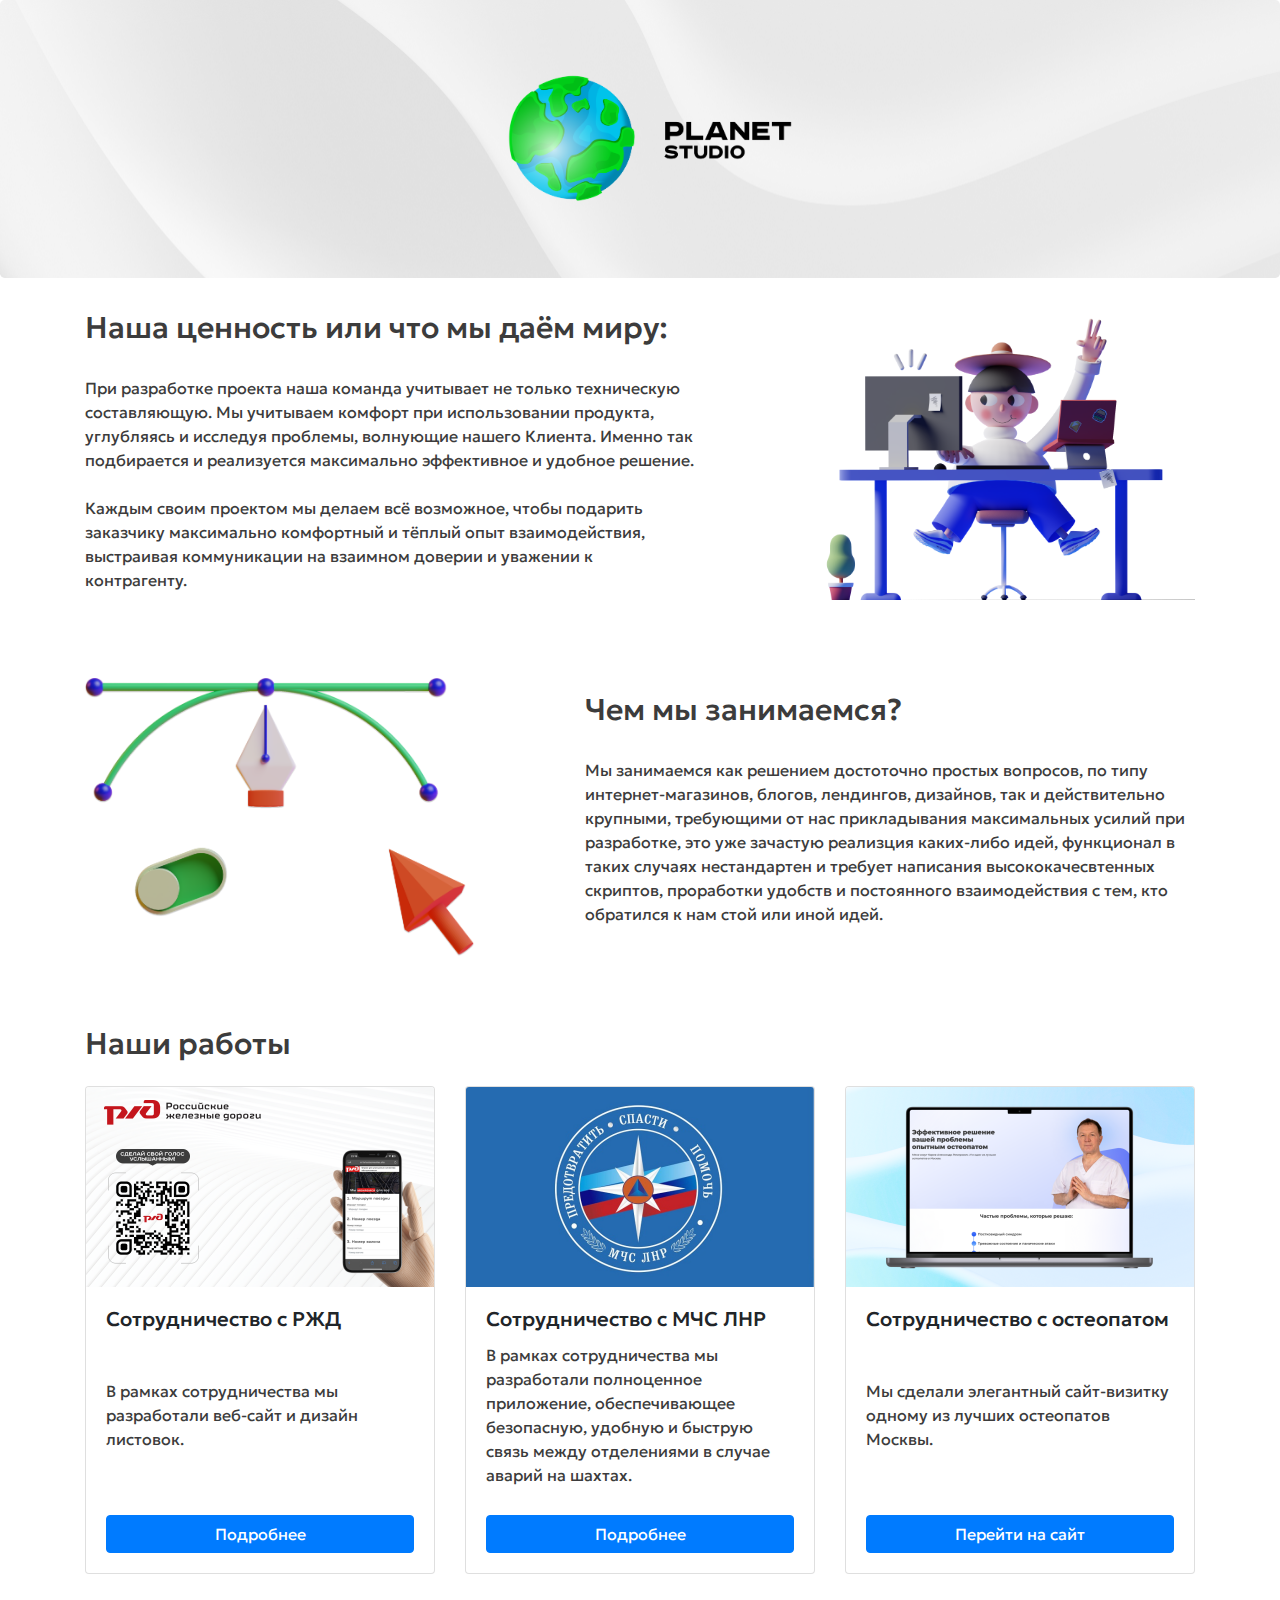
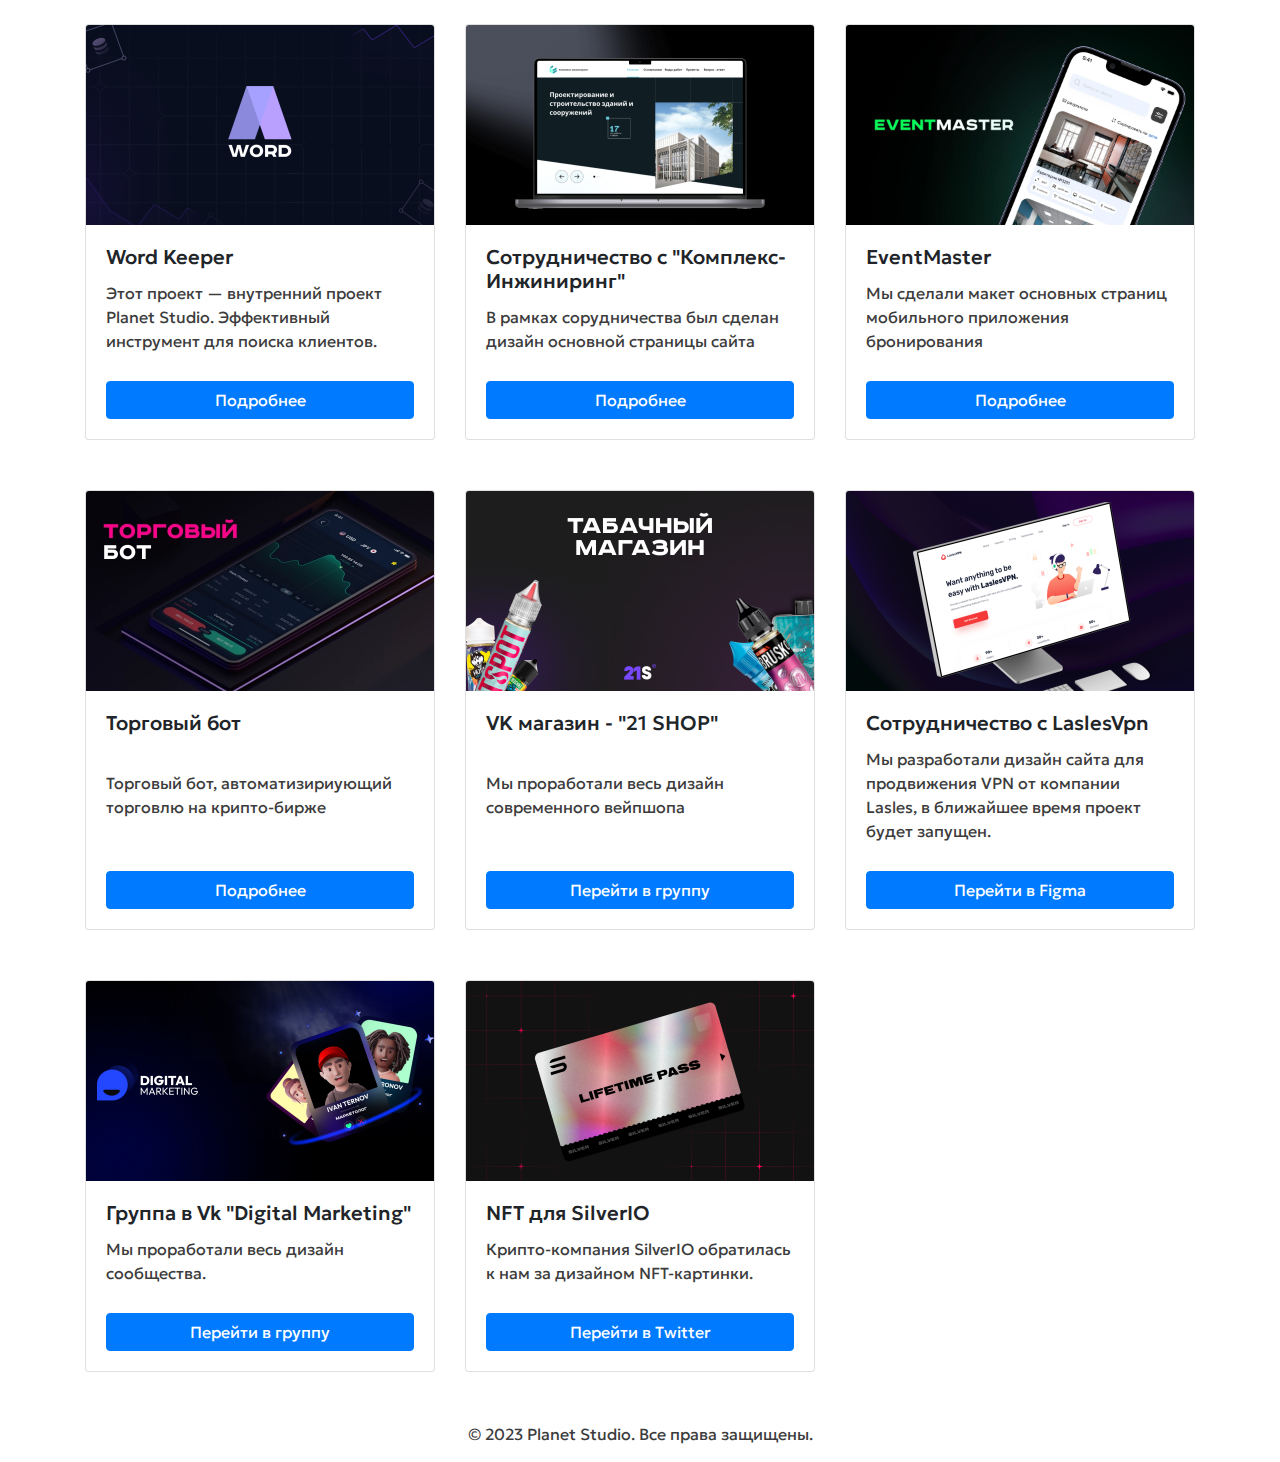
<file: index.html>
<!DOCTYPE html>
<html lang="en">
<head>
  <meta charset="UTF-8">
  <meta name="viewport" content="width=device-width, initial-scale=1.0">
  <title>Planet Studio</title>

  <link rel="preconnect" href="https://fonts.googleapis.com">
  <link rel="preconnect" href="https://fonts.gstatic.com" crossorigin>
  <link href="https://fonts.googleapis.com/css2?family=Roboto:wght@100;300;400;500;700;900&display=swap" rel="stylesheet">



  <link href="https://cdn.jsdelivr.net/npm/bootstrap@5.3.0/dist/css/bootstrap.min.css" rel="stylesheet" integrity="sha384-9ndCyUaIbzAi2FUVXJi0CjmCapSmO7SnpJef0486qhLnuZ2cdeRhO02iuK6FUUVM" crossorigin="anonymous">
  <link rel="stylesheet" href="https://maxcdn.bootstrapcdn.com/bootstrap/4.0.0/css/bootstrap.min.css">

  <link rel="preconnect" href="https://fonts.googleapis.com">
  <link rel="preconnect" href="https://fonts.gstatic.com" crossorigin>
  <link href="https://fonts.googleapis.com/css2?family=Geologica:wght@100;200;300;400;500;600;700;800;900&family=Jost:wght@100;200;300;400;500;600;700;800;900&display=swap" rel="stylesheet">

  <link rel="stylesheet" href="styles/main_style.css">
  <link rel="stylesheet" href="styles/adaptive.css">
</head>
<body>
  <header class="jumbotron">
    <img class="logo" src="/images/logo.png" alt="">
    
  </header>

  <section class="container">

    <div class="about">
        <div class="texts">
        <h2>Наша ценность или что мы даём миру:</h2>
        <p>
          При разработке проекта наша команда учитывает не только техническую составляющую. Мы учитываем комфорт при использовании продукта, углубляясь и исследуя проблемы, волнующие нашего Клиента. Именно так подбирается и реализуется максимально эффективное и удобное решение. <br> <br>
          Каждым своим проектом мы делаем всё возможное, чтобы подарить заказчику максимально комфортный и тёплый опыт взаимодействия, выстраивая коммуникации на взаимном доверии и уважении к контрагенту.</p>
      </div>
        <img src="/images/saly.png" alt="">
      </div>


      <div class="about second-about">
        <img src="/images/loso.png" alt="">

        <div class="texts">
        <h2>Чем мы занимаемся?</h2>
        <p>
          Мы занимаемся как решением достоточно простых вопросов, по типу интернет-магазинов, блогов, лендингов, дизайнов, так и действительно крупными, требующими от нас прикладывания максимальных усилий при разработке, это уже зачастую реализция каких-либо идей, функционал в таких случаях нестандартен и требует написания высококачесвтенных скриптов, проработки удобств и постоянного взаимодействия с тем, кто обратился к нам стой или иной идей.</p>
      </div>
      </div>



    <h2 class="mb-3">Наши работы</h2>
    
    <div class="text-center mb-4" style="text-align: center;">


    </div>
    
    <div class="work-section mt-4 mb-5">
        <div id="designSection">
            <div class="row">
              <div class="test col-md-4">
                <div class="card mb-4">
                  <img class="card-img-top" src="/images/rgd.png" alt="Пример работы 1">
                  <div class="card-body">
                    <h5 class="card-title mb-0">Сотрудничество с РЖД</h5>
                    <p class="card-text">В рамках сотрудничества мы разработали веб-сайт и дизайн листовок.</p>
                    <a href="rzd.html"  class="btn btn-primary">Подробнее</a>
                  </div>
                </div>
              </div>
              <div class="test col-md-4">
                <div class="card mb-4">
                  <img class="card-img-top" src="/images/mhc.png" alt="Пример работы 2">
                  <div class="card-body">
                    <h5 class="card-title mb-0">Сотрудничество с МЧС ЛНР</h5>
                    <p class="card-text">В рамках сотрудничества мы разработали полноценное приложение, обеспечивающее безопасную, удобную и быструю связь между отделениями в случае аварий на шахтах.</p>
                    <a href="mcs.html"  class="btn btn-primary">Подробнее</a>
                  </div>
                </div>
              </div>
              <div class="test col-md-4">
                  <div class="card mb-4">
                    <img class="card-img-top" src="/images/osteopat.png" alt="Пример работы 2">
                    <div class="card-body">
                      <h5 class="card-title mb-0">Сотрудничество с остеопатом</h5>
                      <p class="card-text">Мы сделали элегантный сайт-визитку одному из лучших остеопатов Москвы.</p>
                      <a href="https://mososteopat.ru/" target="_blank" class="btn btn-primary">Перейти на сайт</a>
                    </div>
                  </div>
                </div>
            </div>




            <div class="row">


              <div class="test col-md-4">
                <div class="card mb-4">
                  <img class="card-img-top" src="/images/wordkeep.png" alt="Пример работы 2">
                  <div class="card-body">
                    <h5 class="card-title mb-0">Word Keeper</h5>
                    <p class="card-text">Этот проект — внутренний проект Planet Studio. Эффективный инструмент для поиска клиентов.</p>
                    <a href="keeper.html"  class="btn btn-primary">Подробнее</a>
                  </div>
                </div>
              </div>



              <div class="test col-md-4">
                <div class="card mb-4">
                  <img class="card-img-top" src="/images/build-prew.png" alt="Пример работы 2">
                  <div class="card-body">
                    <h5 class="card-title mb-0">Сотрудничество с "Комплекс-Инжиниринг"</h5>
                    <p class="card-text">В рамках сорудничества был сделан дизайн основной страницы сайта</p>
                    <a href="build.html"  class="btn btn-primary">Подробнее</a>
                  </div>
                </div>
              </div>


              <div class="test col-md-4">
                <div class="card mb-4">
                  <img class="card-img-top" src="/images/masterCover.webp" alt="Пример работы 2">
                  <div class="card-body">
                    <h5 class="card-title mb-0">EventMaster</h5>
                    <p class="card-text">Мы сделали макет основных страниц мобильного приложения бронирования</p>
                    <a href="eventMaster.html"  class="btn btn-primary">Подробнее</a>
                  </div>
                </div>
              </div>




            </div>


            <div class="row">
              <div class="test col-md-4">
                <div class="card mb-4">
                  <img class="card-img-top" src="/images/exchange_bot.webp" alt="Пример работы 2">
                  <div class="card-body">
                    <h5 class="card-title mb-0">Торговый бот</h5>
                    <p class="card-text">Торговый бот, автоматизириующий торговлю на крипто-бирже</p>
                    <a href="bot.html" class="btn btn-primary">Подробнее</a>
                  </div>
                </div>
              </div>



              <div class="test col-md-4">
                <div class="card mb-4">
                  <img class="card-img-top" src="/images/tabak.png" alt="Пример работы 2">
                  <div class="card-body">
                    <h5 class="card-title mb-0">VK магазин - "21 SHOP"</h5>
                    <p class="card-text">Мы проработали весь дизайн современного вейпшопа</p>
                    <a href="https://vk.com/21shopp" target="_blank" class="btn btn-primary">Перейти в группу</a>
                  </div>
                </div>
              </div>


              <div class="test col-md-4">
                <div class="card mb-4">
                  <img class="card-img-top" src="/images/vpn.png" alt="Пример работы 2">
                  <div class="card-body">
                    <h5 class="card-title mb-0">Сотрудничество с LaslesVpn</h5>
                    <p class="card-text">Мы разработали дизайн сайта для продвижения VPN от компании Lasles, в ближайшее время проект будет запущен.</p>
                    <a href="https://www.figma.com/file/JrMBKGxahGlLkvGyMQBeD2/Untitled?type=design&node-id=0%3A1&t=wUfNas7y4D3DwmWe-1" target="_blank" class="btn btn-primary">Перейти в Figma</a>
                  </div>
                </div>
              </div>

            </div>
          </div>


          <div class="row">


            <div class="test col-md-4">
              <div class="card mb-4">
                <img class="card-img-top" src="/images/marketing.png" alt="Пример работы 2">
                <div class="card-body">
                  <h5 class="card-title mb-0">Группа в Vk "Digital Marketing"</h5>
                  <p class="card-text">Мы проработали весь дизайн сообщества.</p>
                  <a href="https://vk.com/digitalmarketlng" target="_blank" class="btn btn-primary">Перейти в группу</a>
                </div>
              </div>
            </div>


          
            <div class="test col-md-4">
              <div class="card mb-4">
                <img class="card-img-top" src="/images/nft.png" alt="Пример работы 2">
                <div class="card-body">
                  <h5 class="card-title mb-0">NFT для SilverIO</h5>
                  <p class="card-text">Крипто-компания SilverIO обратилась к нам за дизайном NFT-картинки.</p>
                  <a href="https://twitter.com/silverionft" target="_blank" class="btn btn-primary">Перейти в Twitter</a>
                </div>
              </div>
            </div>


          </div>
          
          
    </div>
  </section>

  <footer class="container text-center">
    <p>&copy; 2023 Planet Studio. Все права защищены.</p>
  </footer>

  <script src="scripts/main_script.js"></script>
  <script src="https://code.jquery.com/jquery-3.2.1.slim.min.js"></script>
  <script src="https://maxcdn.bootstrapcdn.com/bootstrap/4.0.0/js/bootstrap.min.js"></script>
</body>
</html>
</file>
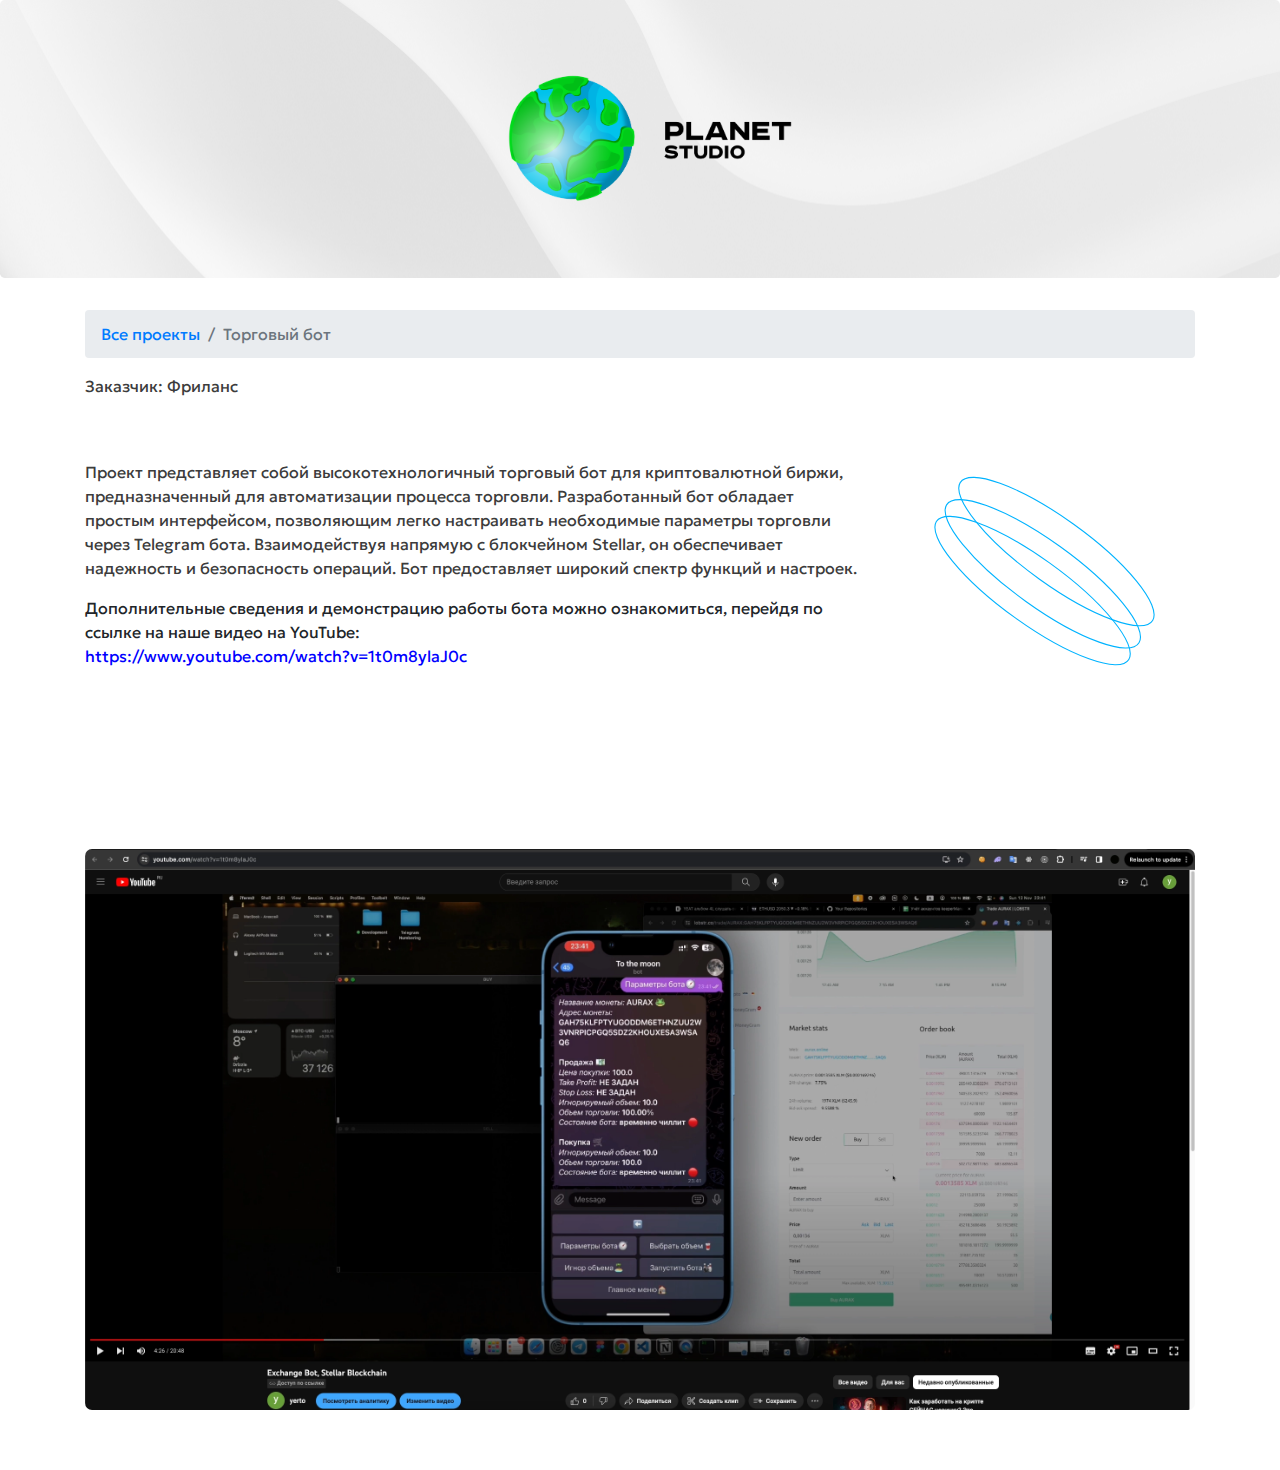
<file: bot.html>
<!DOCTYPE html>
<html lang="en">
<head>
  <meta charset="UTF-8">
  <meta name="viewport" content="width=device-width, initial-scale=1.0">
  <title>Проект - Железные дороги</title>
  <link href="https://cdn.jsdelivr.net/npm/bootstrap@5.3.0/dist/css/bootstrap.min.css" rel="stylesheet" integrity="sha384-9ndCyUaIbzAi2FUVXJi0CjmCapSmO7SnpJef0486qhLnuZ2cdeRhO02iuK6FUUVM" crossorigin="anonymous">
  <link rel="stylesheet" href="https://maxcdn.bootstrapcdn.com/bootstrap/4.0.0/css/bootstrap.min.css">

  <link rel="preconnect" href="https://fonts.googleapis.com">
  <link rel="preconnect" href="https://fonts.gstatic.com" crossorigin>
  <link href="https://fonts.googleapis.com/css2?family=Geologica:wght@100;200;300;400;500;600;700;800;900&family=Jost:wght@100;200;300;400;500;600;700;800;900&display=swap" rel="stylesheet">


  <link rel="stylesheet" href="styles/main_style.css">
  <link rel="stylesheet" href="styles/adaptive.css">
</head>
<body>

  <header class="jumbotron">
    <img class="logo" src="/images/logo.png" alt="">
  </header>


<div class="container">

<nav aria-label="breadcrumb">
  <ol class="breadcrumb">
    <li class="breadcrumb-item"><a href="index.html">Все проекты</a></li>
    <li class="breadcrumb-item active" aria-current="page">Торговый бот</li>
  </ol>
</nav>

    <p>Заказчик: Фриланс</p>



    <div class="wrapper wrapper-right">
        <div class="second-wrapper-right cut-right">

            <p>Проект представляет собой высокотехнологичный торговый бот для криптовалютной биржи, предназначенный для автоматизации процесса торговли. Разработанный бот обладает простым интерфейсом, позволяющим легко настраивать необходимые параметры торговли через Telegram бота. Взаимодействуя напрямую с блокчейном Stellar, он обеспечивает надежность и безопасность операций. Бот предоставляет широкий спектр функций и настроек.<div class=""></div> Дополнительные сведения и демонстрацию работы бота можно ознакомиться, перейдя по ссылке на наше видео на YouTube: <br> <a href="https://www.youtube.com/watch?v=1t0m8ylaJ0c" target="_blank" class="link">https://www.youtube.com/watch?v=1t0m8ylaJ0c</a></p>
  
        </div>

        <div class="first-wrapper">
          <img class="huge-img" src="/images/shape-1.svg" alt="">
        </div>
      </div>

      <div>
        <img class="bot-1" src="/images/bot-work-1.webp" alt="Макет 2" style="width: 100%">
    </div>




</div>

  <script src="https://code.jquery.com/jquery-3.2.1.slim.min.js"></script>
  <script src="https://cdnjs.cloudflare.com/ajax/libs/popper.js/1.12.9/umd/popper.min.js"></script>
  <script src="https://maxcdn.bootstrapcdn.com/bootstrap/4.0.0/js/bootstrap.min.js"></script>

</body>
</html>
</file>
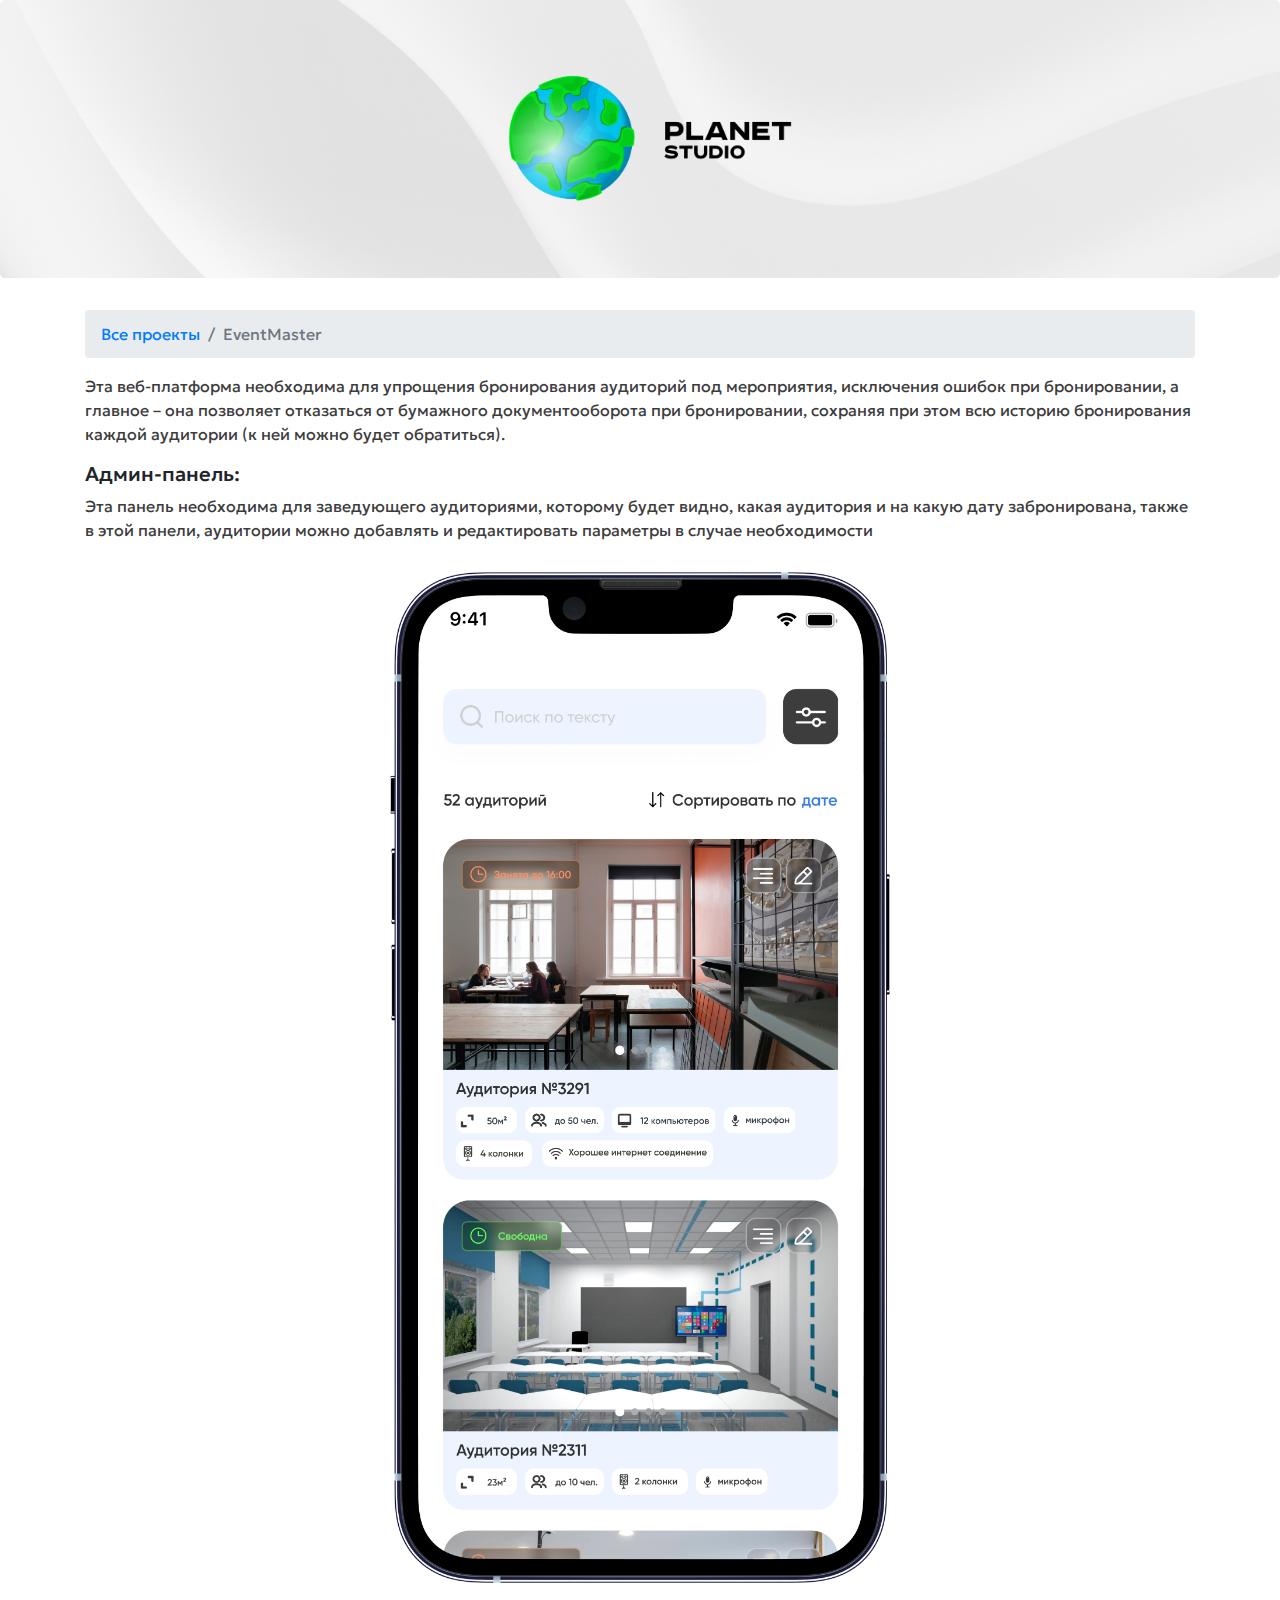
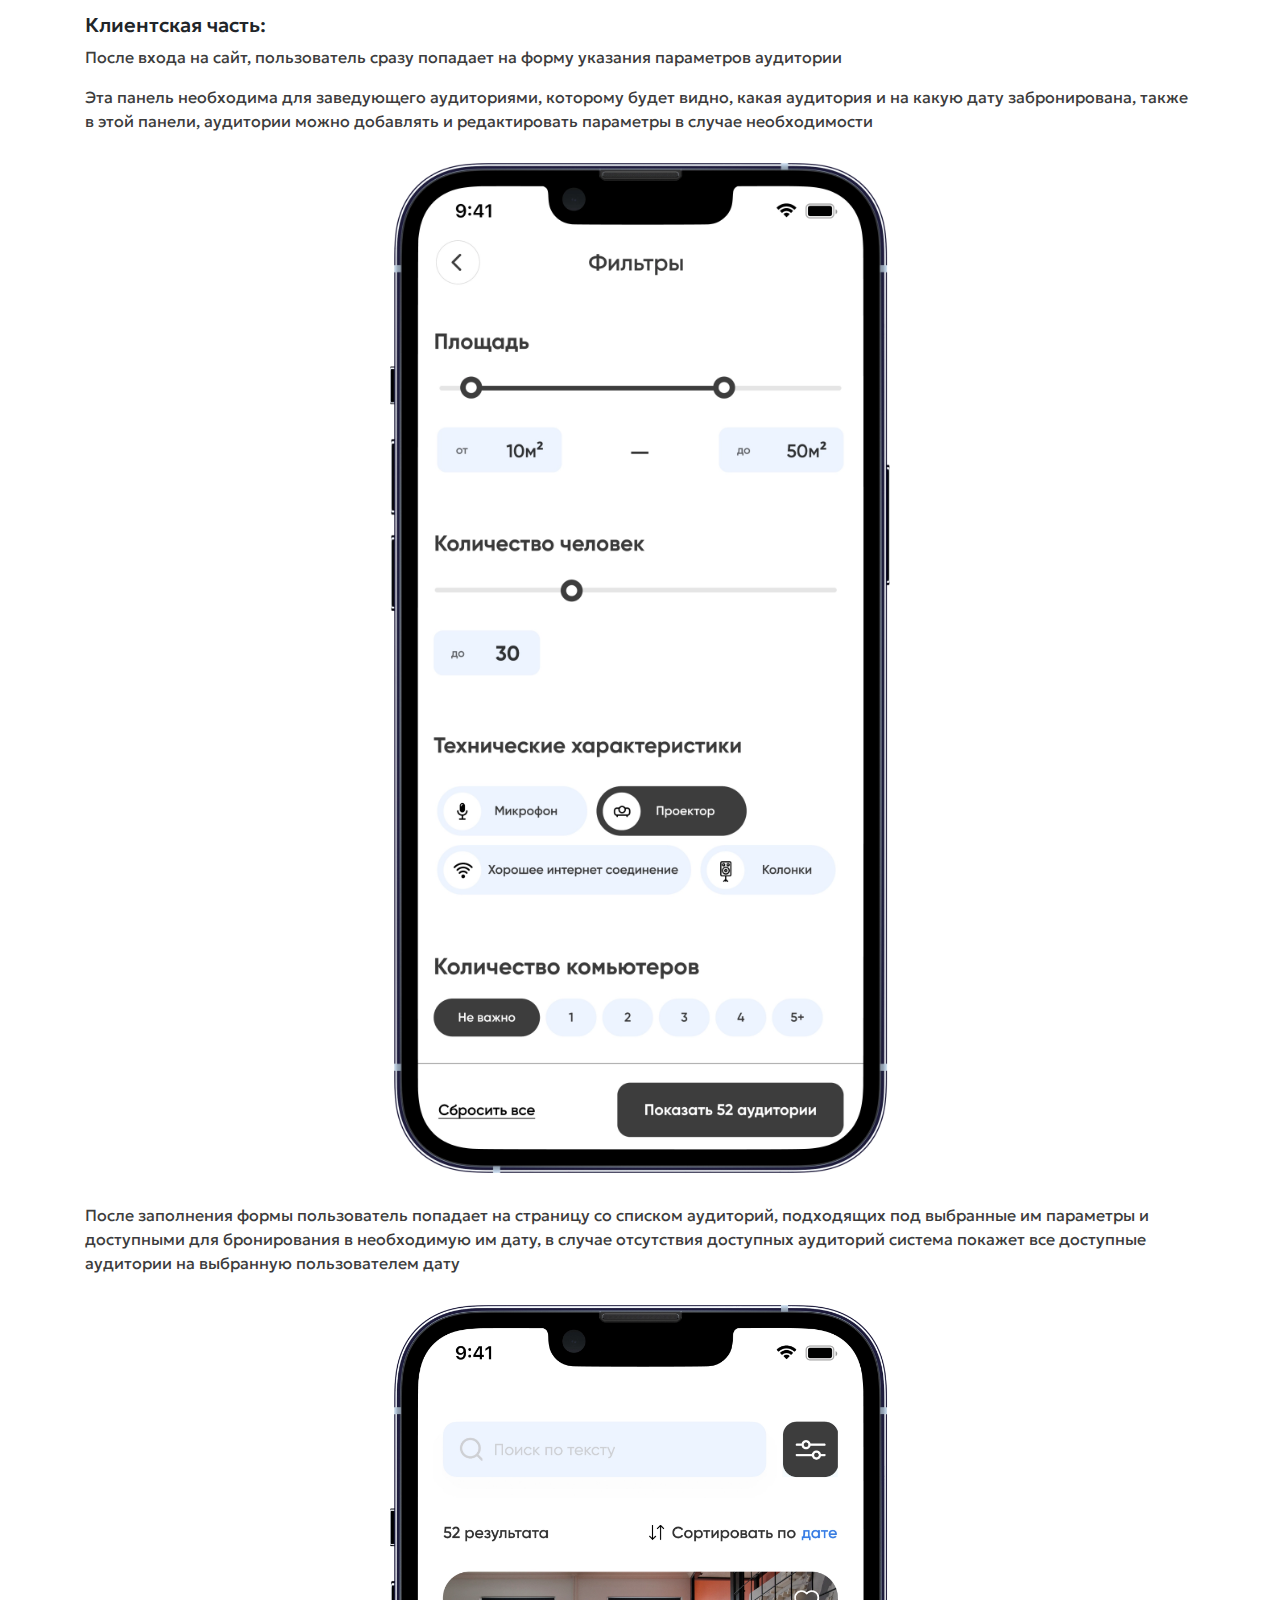
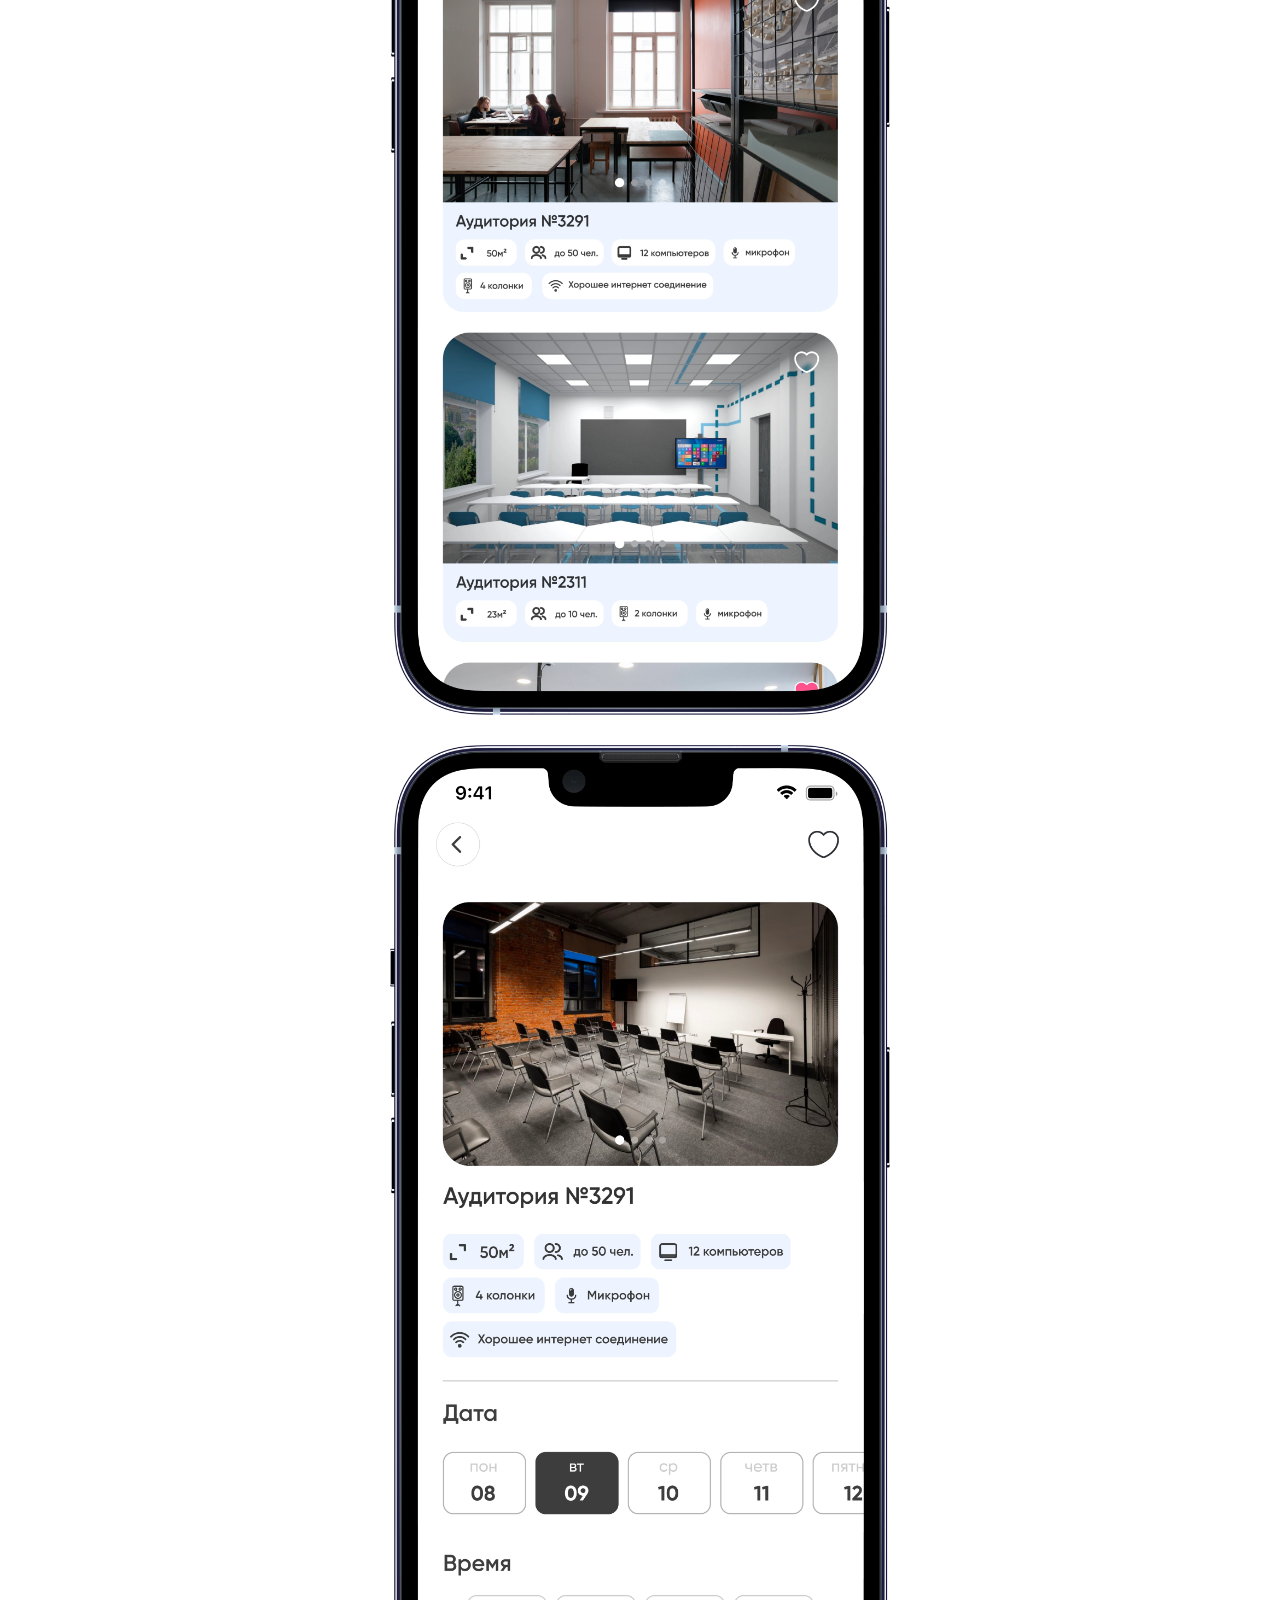
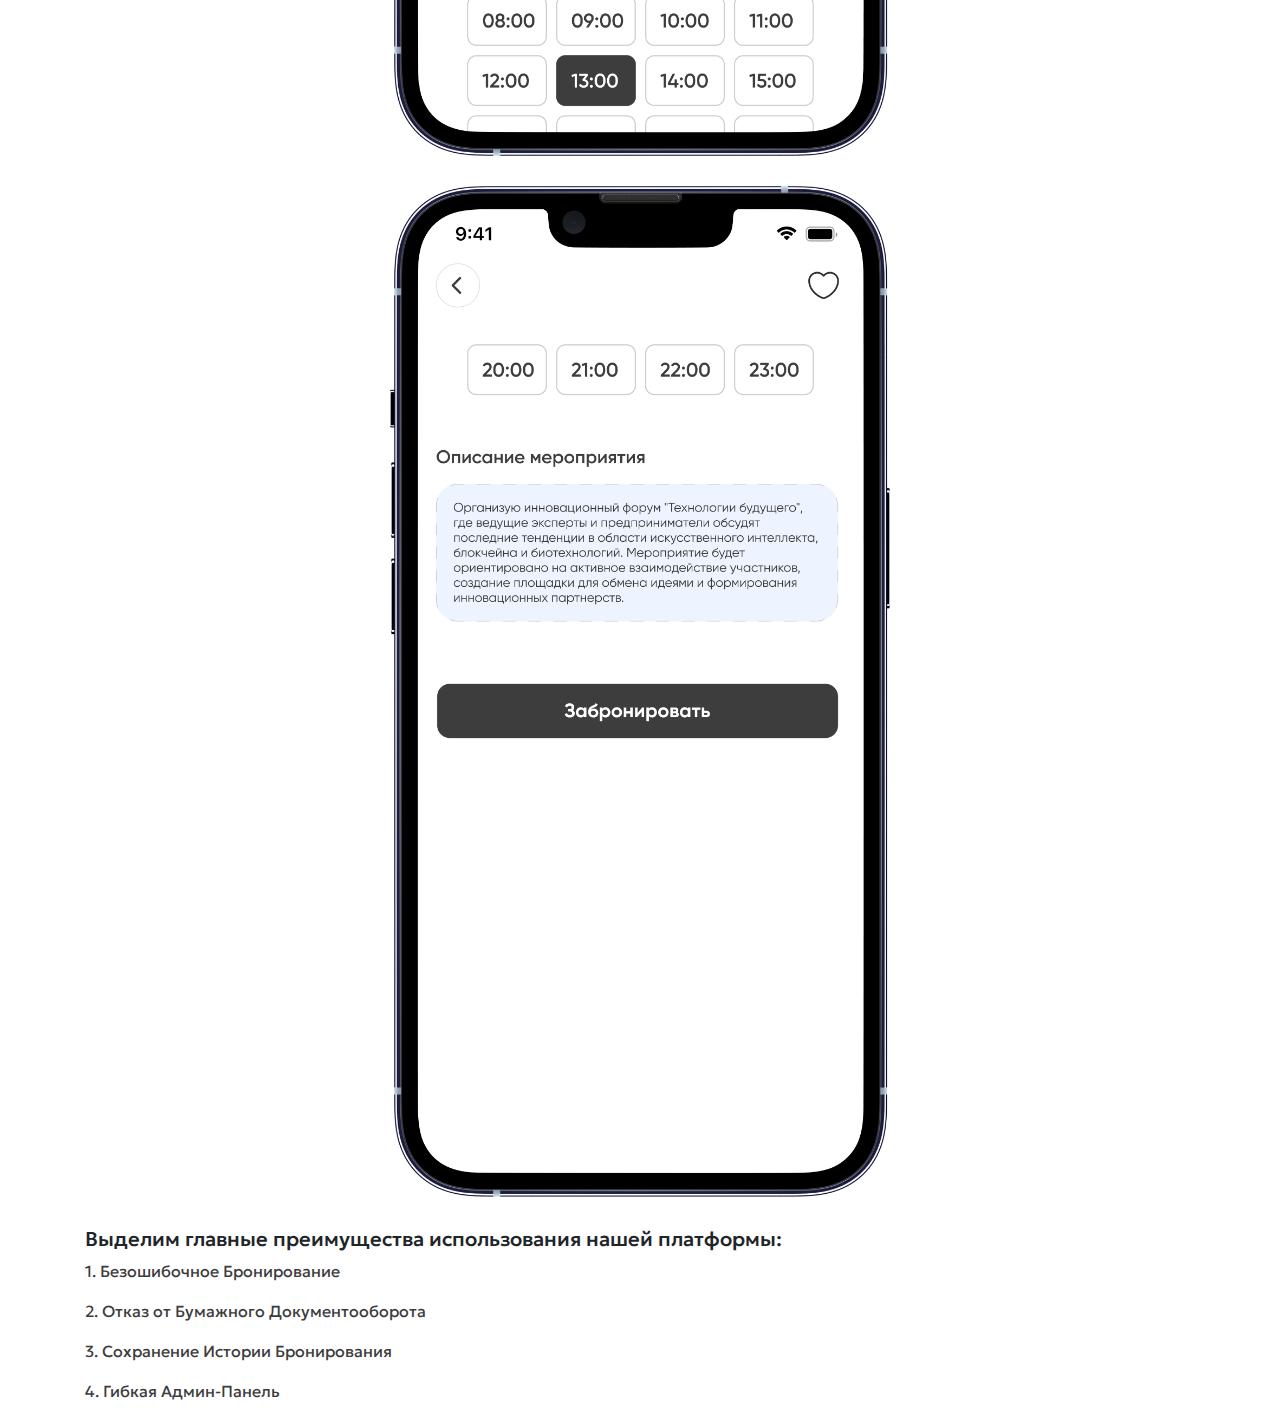
<file: eventMaster.html>
<!DOCTYPE html>
<html lang="en">

<head>
  <meta charset="UTF-8">
  <meta name="viewport" content="width=device-width, initial-scale=1.0">
  <title>Event  Master</title>
  <link href="https://cdn.jsdelivr.net/npm/bootstrap@5.3.0/dist/css/bootstrap.min.css" rel="stylesheet"
    integrity="sha384-9ndCyUaIbzAi2FUVXJi0CjmCapSmO7SnpJef0486qhLnuZ2cdeRhO02iuK6FUUVM" crossorigin="anonymous">
  <link rel="stylesheet" href="https://maxcdn.bootstrapcdn.com/bootstrap/4.0.0/css/bootstrap.min.css">

  <link rel="preconnect" href="https://fonts.googleapis.com">
  <link rel="preconnect" href="https://fonts.gstatic.com" crossorigin>
  <link
    href="https://fonts.googleapis.com/css2?family=Geologica:wght@100;200;300;400;500;600;700;800;900&family=Jost:wght@100;200;300;400;500;600;700;800;900&display=swap"
    rel="stylesheet">

  <link rel="stylesheet" href="styles/main_style.css">
  <link rel="stylesheet" href="styles/adaptive.css">
</head>

<body>

  <header class="jumbotron">
    <img class="logo" src="/images/logo.png" alt="">
  </header>

  <div class="container">

  <nav aria-label="breadcrumb">
    <ol class="breadcrumb">
      <li class="breadcrumb-item"><a href="index.html">Все проекты</a></li>
      <li class="breadcrumb-item active" aria-current="page">EventMaster</li>
    </ol>
  </nav>

    <div class="mt-3">

        <p>Эта веб-платформа необходима для упрощения бронирования аудиторий под мероприятия, исключения ошибок при бронировании, а главное – она позволяет отказаться от бумажного документооборота при бронировании, сохраняя при этом всю историю бронирования каждой аудитории (к ней можно будет обратиться).</p>

        <h5>Админ-панель:</h5>

        <p>Эта панель необходима для заведующего аудиториями, которому будет видно, какая аудитория и на какую дату забронирована, также в этой панели, аудитории можно добавлять и редактировать параметры в случае необходимости</p>

    <div>
      <img class="master-1" src="/images/iPhone-1.webp" alt="">
    </div>
    <div>
    </div>

  </div>


  <div class="mt-3">
    <h5>Клиентская часть:</h5>
    <p>После входа на сайт, пользователь сразу попадает на форму указания параметров аудитории</p>

    <p>Эта панель необходима для заведующего аудиториями, которому будет видно, какая аудитория и на какую дату забронирована, также в этой панели, аудитории можно добавлять и редактировать параметры в случае необходимости</p>

<div>
  <img class="master-1" src="/images/iphone-2.webp" alt="">
</div>

<p>После заполнения формы пользователь попадает на страницу со списком аудиторий, подходящих под выбранные им параметры и доступными для бронирования в необходимую им дату, в случае отсутствия доступных аудиторий система покажет все доступные аудитории на выбранную пользователем дату</p>

<div>
    <img class="master-1" src="/images/iphone-3.webp" alt="">
</div>

<div>
    <img class="master-1" src="/images/iphone-4.webp" alt="">
</div>

<div>
<img class="master-1" src="/images/iphone-5.webp" alt="">
</div>

<h5>Выделим главные преимущества использования нашей платформы:</h5>
<p>1. Безошибочное Бронирование</p>
<p>2. Отказ от Бумажного Документооборота</p>
<p>3. Cохранение Истории Бронирования</p>
<p>4. Гибкая Админ-Панель</p>

<div>
</div>

</div>



  </div>



  <script src="https://code.jquery.com/jquery-3.2.1.slim.min.js"></script>
  <script src="https://cdnjs.cloudflare.com/ajax/libs/popper.js/1.12.9/umd/popper.min.js"></script>
  <script src="https://maxcdn.bootstrapcdn.com/bootstrap/4.0.0/js/bootstrap.min.js"></script>
</body>

</html>
</file>
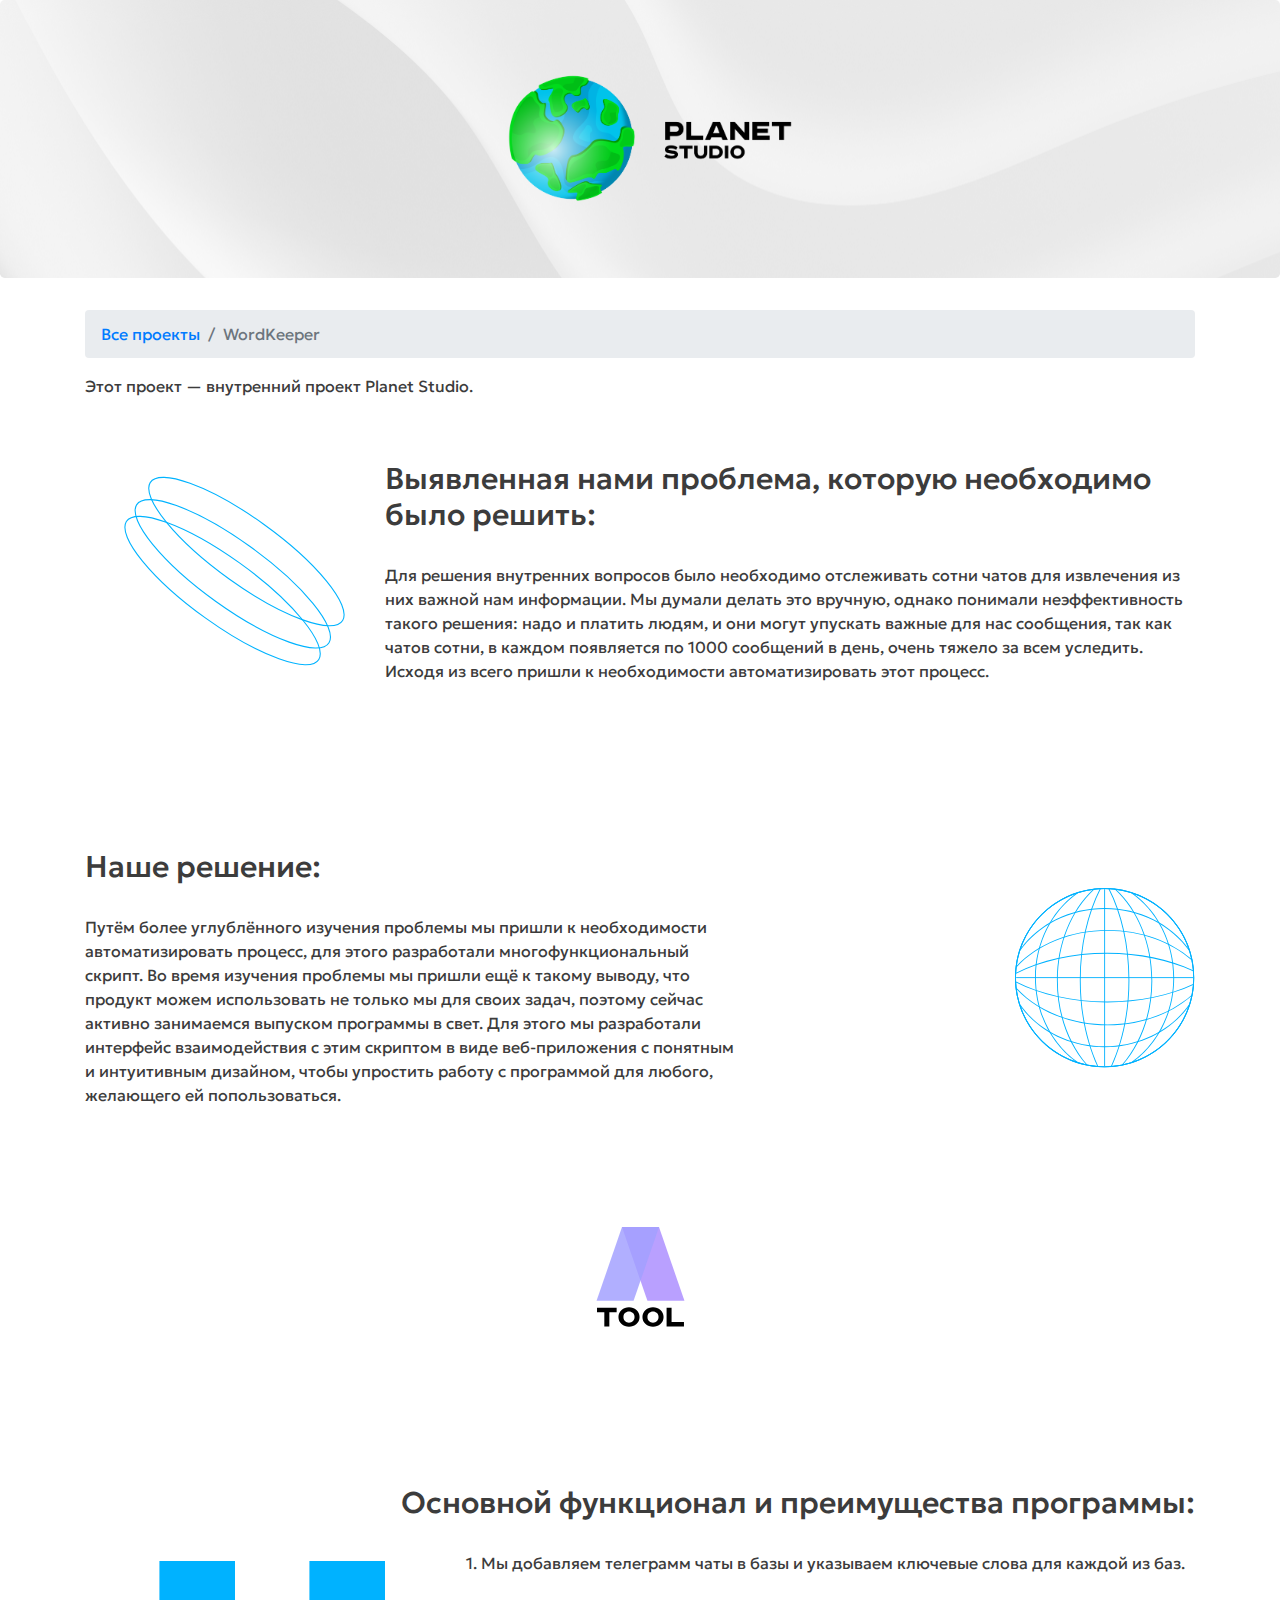
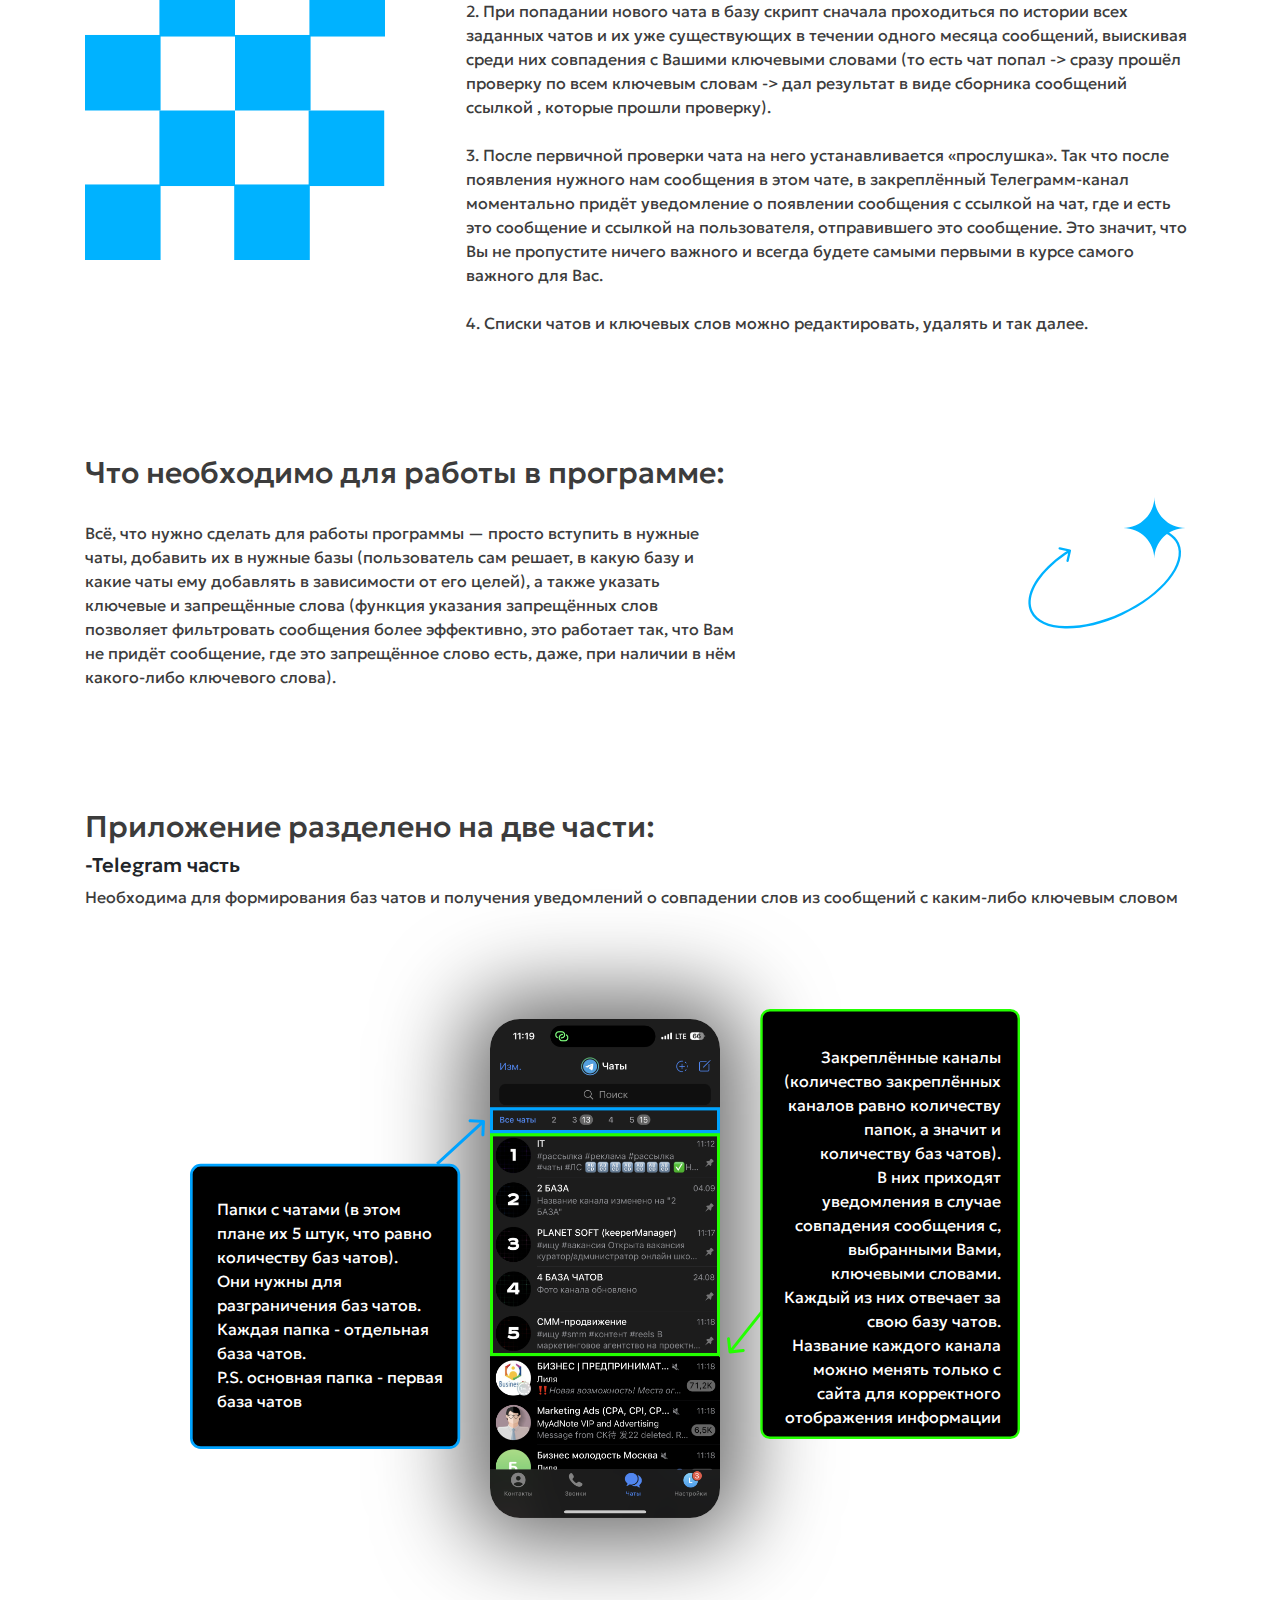
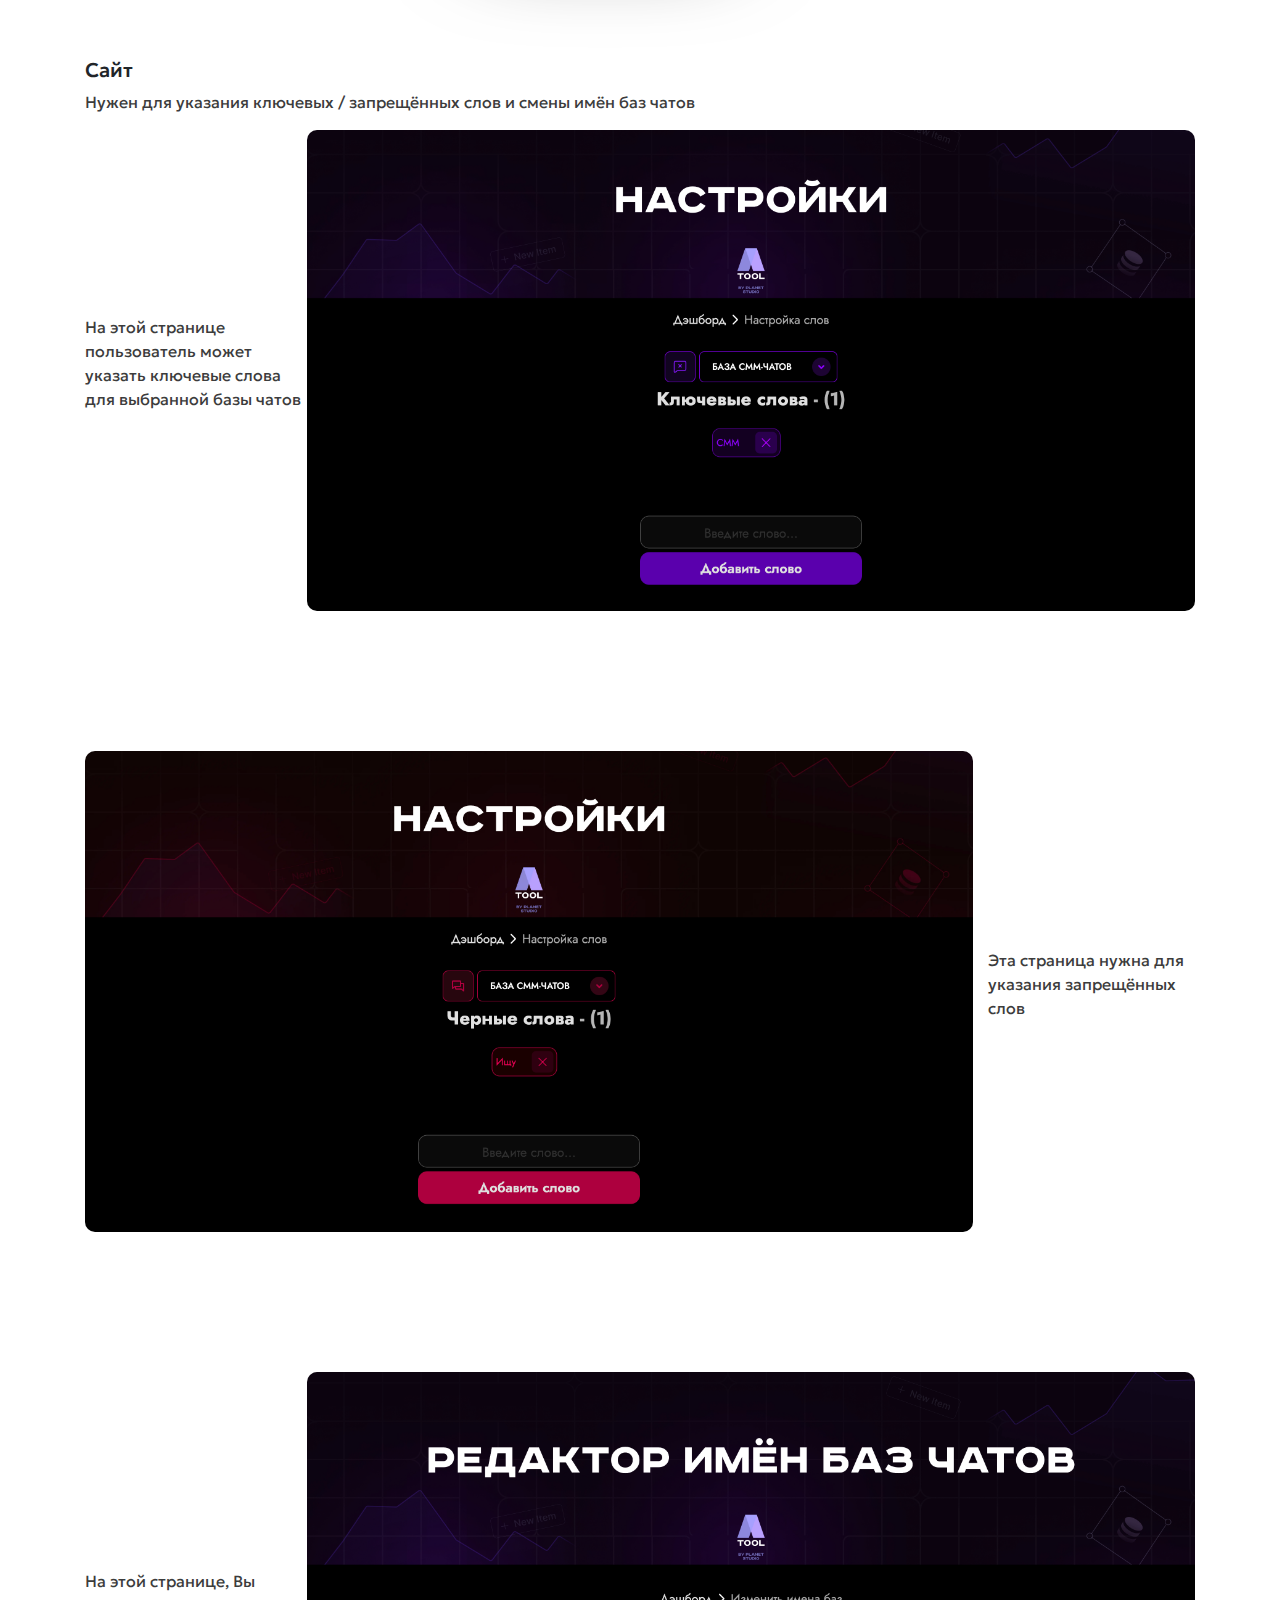
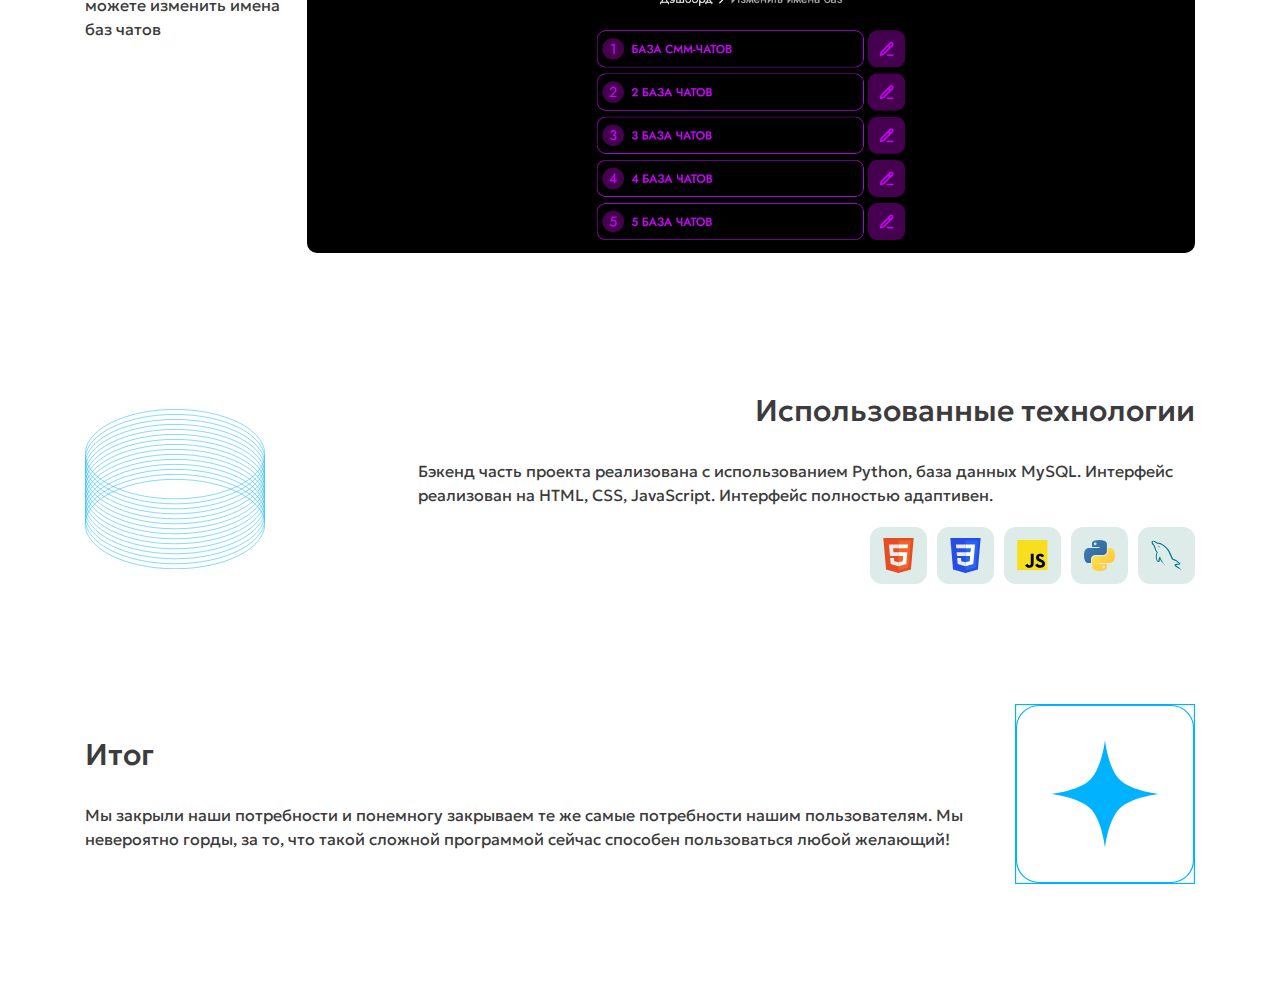
<file: keeper.html>
<!DOCTYPE html>
<html lang="en">
<head>
    <meta charset="UTF-8">
    <meta name="viewport" content="width=device-width, initial-scale=1.0">
    <title>Word Keeper</title>

  <link href="https://cdn.jsdelivr.net/npm/bootstrap@5.3.0/dist/css/bootstrap.min.css" rel="stylesheet"
    integrity="sha384-9ndCyUaIbzAi2FUVXJi0CjmCapSmO7SnpJef0486qhLnuZ2cdeRhO02iuK6FUUVM" crossorigin="anonymous">
  <link rel="stylesheet" href="https://maxcdn.bootstrapcdn.com/bootstrap/4.0.0/css/bootstrap.min.css">

  <link rel="preconnect" href="https://fonts.googleapis.com">
  <link rel="preconnect" href="https://fonts.gstatic.com" crossorigin>
  <link href="https://fonts.googleapis.com/css2?family=Geologica:wght@100;200;300;400;500;600;700;800;900&family=Jost:wght@100;200;300;400;500;600;700;800;900&display=swap" rel="stylesheet">

  <link rel="stylesheet" href="styles/main_style.css">
  <link rel="stylesheet" href="styles/onlyfor.css">
</head>
<body>
    <header class="jumbotron">
        <img class="logo" src="/images/logo.png" alt="">
      </header>

<div class="container">

  <nav aria-label="breadcrumb">
    <ol class="breadcrumb">
      <li class="breadcrumb-item"><a href="index.html">Все проекты</a></li>
      <li class="breadcrumb-item active" aria-current="page">WordKeeper</li>
    </ol>
  </nav>

    <div class="incontainer">

    <p>Этот проект — внутренний проект Planet Studio.</p>



    <div class="wrapper">
        <div class="first-wrapper">
          <img class="huge-img" src="/images/shape-1.svg" alt="">
        </div>
        <div class="second-wrapper-left">
          <h2 class="h2-mcs">Выявленная нами проблема, которую необходимо было решить:</h2>
          <p class="p-mcs">Для решения внутренних вопросов было необходимо отслеживать сотни чатов для извлечения из них важной нам информации. Мы думали делать это вручную, однако понимали неэффективность такого решения: надо и платить людям, и они могут упускать важные для нас сообщения, так как чатов сотни, в каждом появляется по 1000 сообщений в день, очень тяжело за всем уследить. Исходя из всего пришли к необходимости автоматизировать этот процесс.</p>
        </div>
      </div>




      <div class="wrapper wrapper-right">
        <div class="second-wrapper-right">
          <h2 class="h2-mcs">Наше решение:</h2>
          <p class="p-mcs cut-right">Путём более углублённого изучения проблемы мы пришли к необходимости автоматизировать процесс, для этого разработали многофункциональный скрипт. Во время изучения проблемы мы пришли ещё к такому выводу, что продукт можем использовать не только мы для своих задач, поэтому сейчас активно занимаемся выпуском программы в свет. Для этого мы разработали интерфейс взаимодействия с этим скриптом в виде веб-приложения с понятным и интуитивным дизайном, чтобы упростить работу с программой для любого, желающего ей попользоваться.</p>
        </div>
        <div class="first-wrapper">
          <img class="mobile-margin" src="/images/shape-2.svg" alt="">
        </div>
      </div>


      <img class="keeplogo" src="/images/keeplogo.svg" alt="">




      <div class="wrapper">
        <div class="first-wrapper">
          <img class="huge-img mobile-margin" src="/images/shape-4.svg" alt="">
        </div>
        <div class="second-wrapper-left">
          <h2 class="h2-mcs">Основной функционал и преимущества программы:</h2>
          <p class="p-mcs cut-right-2">1. Мы добавляем телеграмм чаты в базы и указываем ключевые слова для каждой из баз. <br> <br>2. При попадании нового чата в базу скрипт сначала проходиться по истории всех заданных чатов и их уже существующих в течении одного месяца сообщений, выискивая среди них совпадения с Вашими ключевыми словами (то есть чат попал -> сразу прошёл проверку по всем ключевым словам -> дал результат в виде сборника сообщений ссылкой , которые прошли проверку). <br> <br>3. После первичной проверки чата на него устанавливается «прослушка». Так что после появления нужного нам сообщения в этом чате, в закреплённый Телеграмм-канал моментально придёт уведомление о появлении сообщения с ссылкой на чат, где и есть это сообщение и ссылкой на пользователя, отправившего это сообщение. Это значит, что Вы не пропустите ничего важного и всегда будете самыми первыми в курсе самого важного для Вас. <br> <br>4. Списки чатов и ключевых слов можно редактировать, удалять и так далее.
        </p>
        </div>
      </div>





      <div class="wrapper wrapper-right">
        <div class="second-wrapper-right">
          <h2 class="h2-mcs">Что необходимо для работы в программе:</h2>
          <p class="p-mcs cut-right">Всё, что нужно сделать для работы программы — просто вступить в нужные чаты, добавить их в нужные базы (пользователь сам решает, в какую базу и какие чаты ему добавлять в зависимости от его целей), а также указать ключевые и запрещённые слова (функция указания запрещённых слов позволяет фильтровать сообщения более эффективно, это работает так, что Вам не придёт сообщение, где это запрещённое слово есть, даже, при наличии в нём какого-либо ключевого слова).</p>
        </div>
        <div class="first-wrapper">
          <img class="mobile-margin" src="/images/shape-7.svg" alt="">
        </div>
      </div>


      <div class="text-cont">
      <h2 class="mobile-margin">Приложение разделено на две части:</h2>
      <h3>-Telegram часть</h3>
      <p>Необходима для формирования баз чатов и получения уведомлений о совпадении слов из сообщений с каким-либо ключевым словом</p>
      </div>





    </div>




    <div class="mobile-screen-wrapper">
        <div class="left-wrapper-mobile">
            <img class="left" src="/images/left.svg" alt="">
            <div class="text-left">
                <p>Папки с чатами (в этом плане их 5 штук, что равно количеству баз чатов). <br>
                    Они нужны для разграничения баз чатов. <br>
                    Каждая папка - отдельная база чатов. <br>
                    P.S. основная папка - первая база чатов</p>
            </div>
        </div>

        <div class="whole-screen">
            <img class="phone" src="/images/phone.png" alt="">
        </div>

        <div class="right-wrapper-mobile">
            <img class="right" src="/images/right.svg" alt="">
            <p class="text-right">Закреплённые каналы (количество закреплённых каналов равно количеству папок, а значит и количеству баз чатов).<br>
                В них приходят уведомления в случае совпадения сообщения с, выбранными Вами,  ключевыми словами. <br>
                Каждый из них отвечает за свою базу чатов. <br>
                Название каждого канала можно менять только с сайта для корректного отображения информации</p>
        </div>
    </div>


    <div class="incontainer">



    <div class="text-cont">
        <h3>Сайт</h3>
        <p>Нужен для указания ключевых / запрещённых слов и смены имён баз чатов</p>

        <div class="gallery-keep">
            <p>На этой странице пользователь может указать ключевые слова для выбранной базы чатов</p>
            <img class="photo-wk" src="/images/wordkeep1.png" alt="">
        </div>

        <div class="gallery-reverse">
            <p>Эта страница нужна для указания запрещённых слов</p>
            <img class="photo-wk" src="/images/wordkeep2.png" alt="">
        </div>

        <div class="gallery-keep">
            <p>На этой странице, Вы можете изменить имена баз чатов</p>
            <img class="photo-wk" src="/images/wordkeep3.png" alt="">
        </div>

    </div>


    <div class="wrapper">
        <div class="first-wrapper">
          <img class="mobile-margin" src="/images/shape-6.svg" alt="">
        </div>
        <div class="second-wrapper-left cut-right">
          <h2 class="h2-mcs">Использованные технологии</h2>
  
  
          <p class="p-mcs last-p">Бэкенд часть проекта реализована с использованием Python, база данных MySQL.
            Интерфейс реализован на HTML, CSS, JavaScript. Интерфейс полностью адаптивен.
            </p>
  
        <div class="stack">
  
          <div class="el-wrapper">
            <img src="/images/stack/html.svg" alt="">
          </div>
  
          <div class="el-wrapper">
            <img src="/images/stack/css.svg" alt="">
          </div>
  
          <div class="el-wrapper">
            <img src="/images/stack/js.svg" alt="">
          </div>
  
          <div class="el-wrapper">
            <img src="/images/stack/python.svg" alt="">
          </div>
  
          <div class="el-wrapper mysql">
            <img class="mysql" src="/images/stack/mysql.svg" alt="">
          </div>
  
  
        </div>
  
            
        </div>
      </div>



      <div class="wrapper wrapper-right">
        <div class="second-wrapper-right">
          <h2 class="h2-mcs">Итог</h2>
          <p class="p-mcs">Мы закрыли наши потребности и понемногу закрываем те же самые потребности нашим пользователям. Мы невероятно горды, за то, что такой сложной программой сейчас способен пользоваться любой желающий!</p>
        </div>
        <div class="first-wrapper">
          <img class="mobile-margin" src="/images/shape-8.svg" alt="">
        </div>
      </div>



    </div>





</div>
    


</body>
</html>
</file>
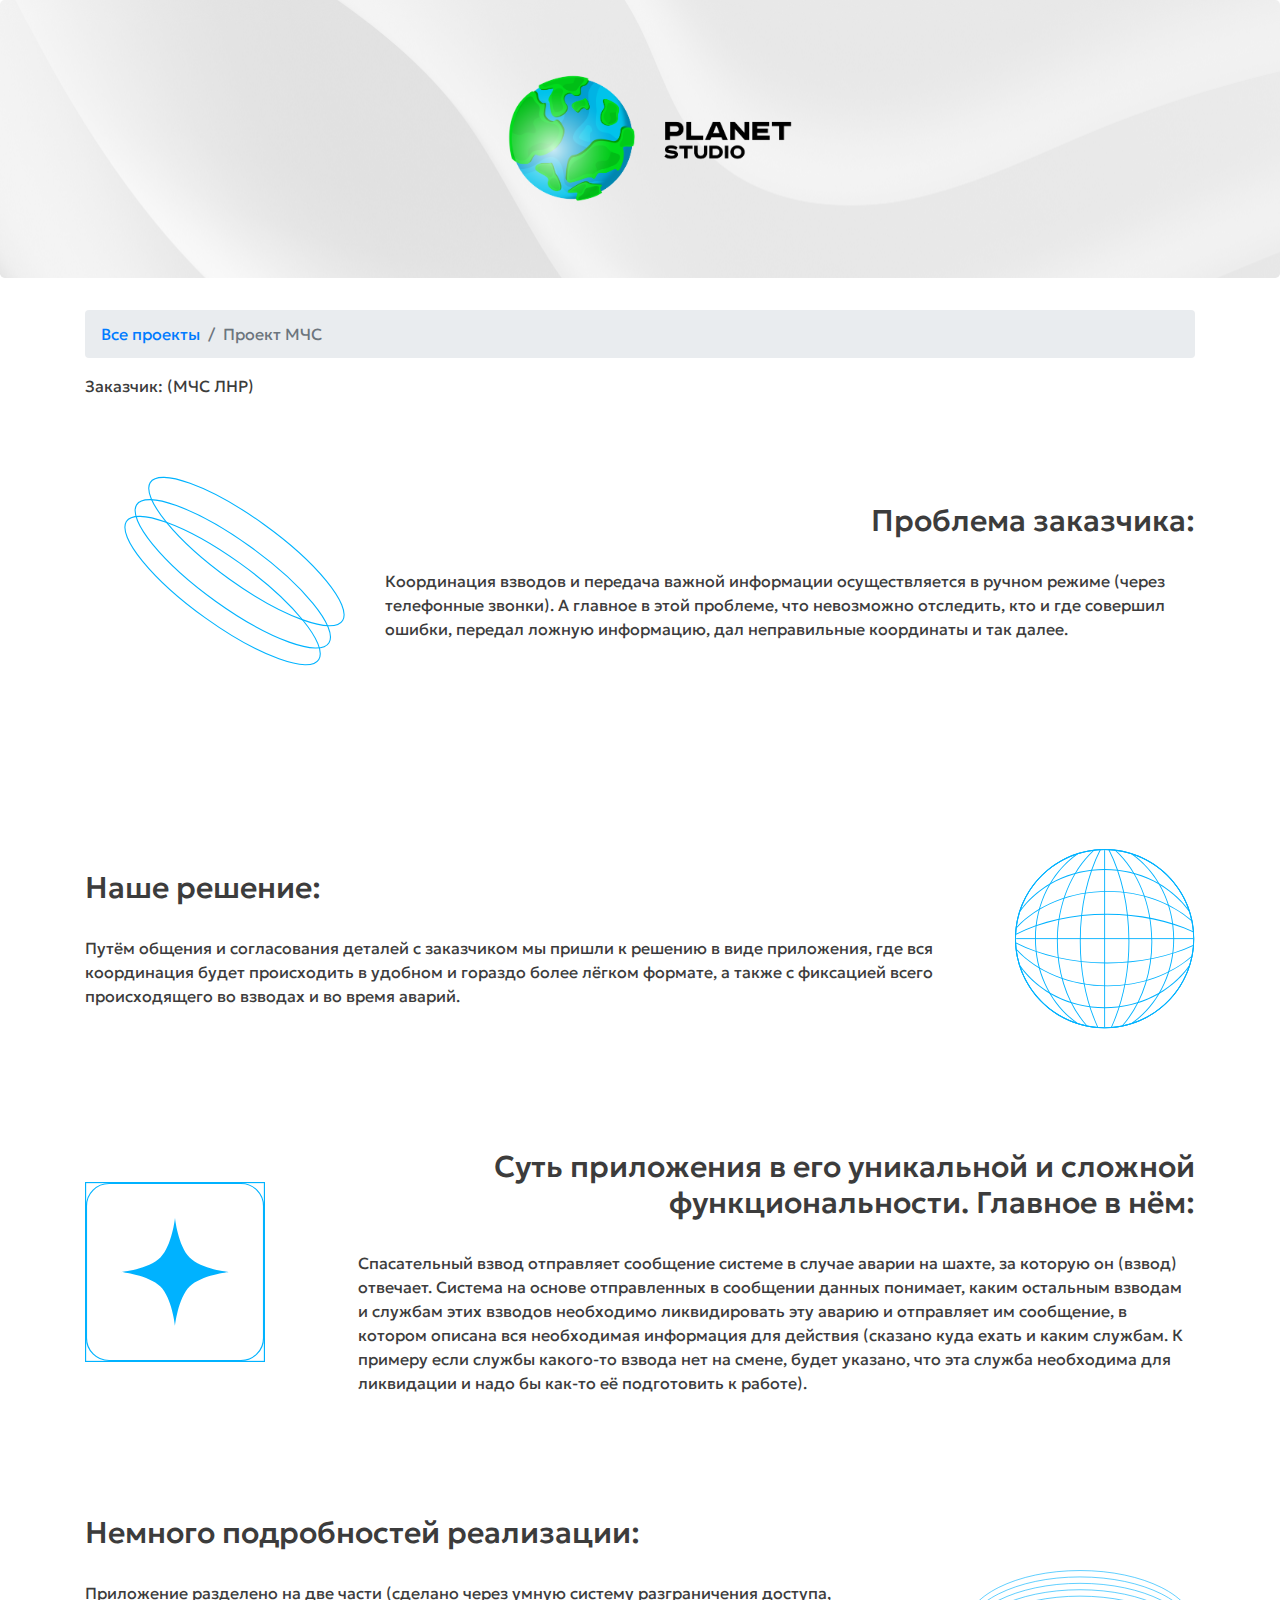
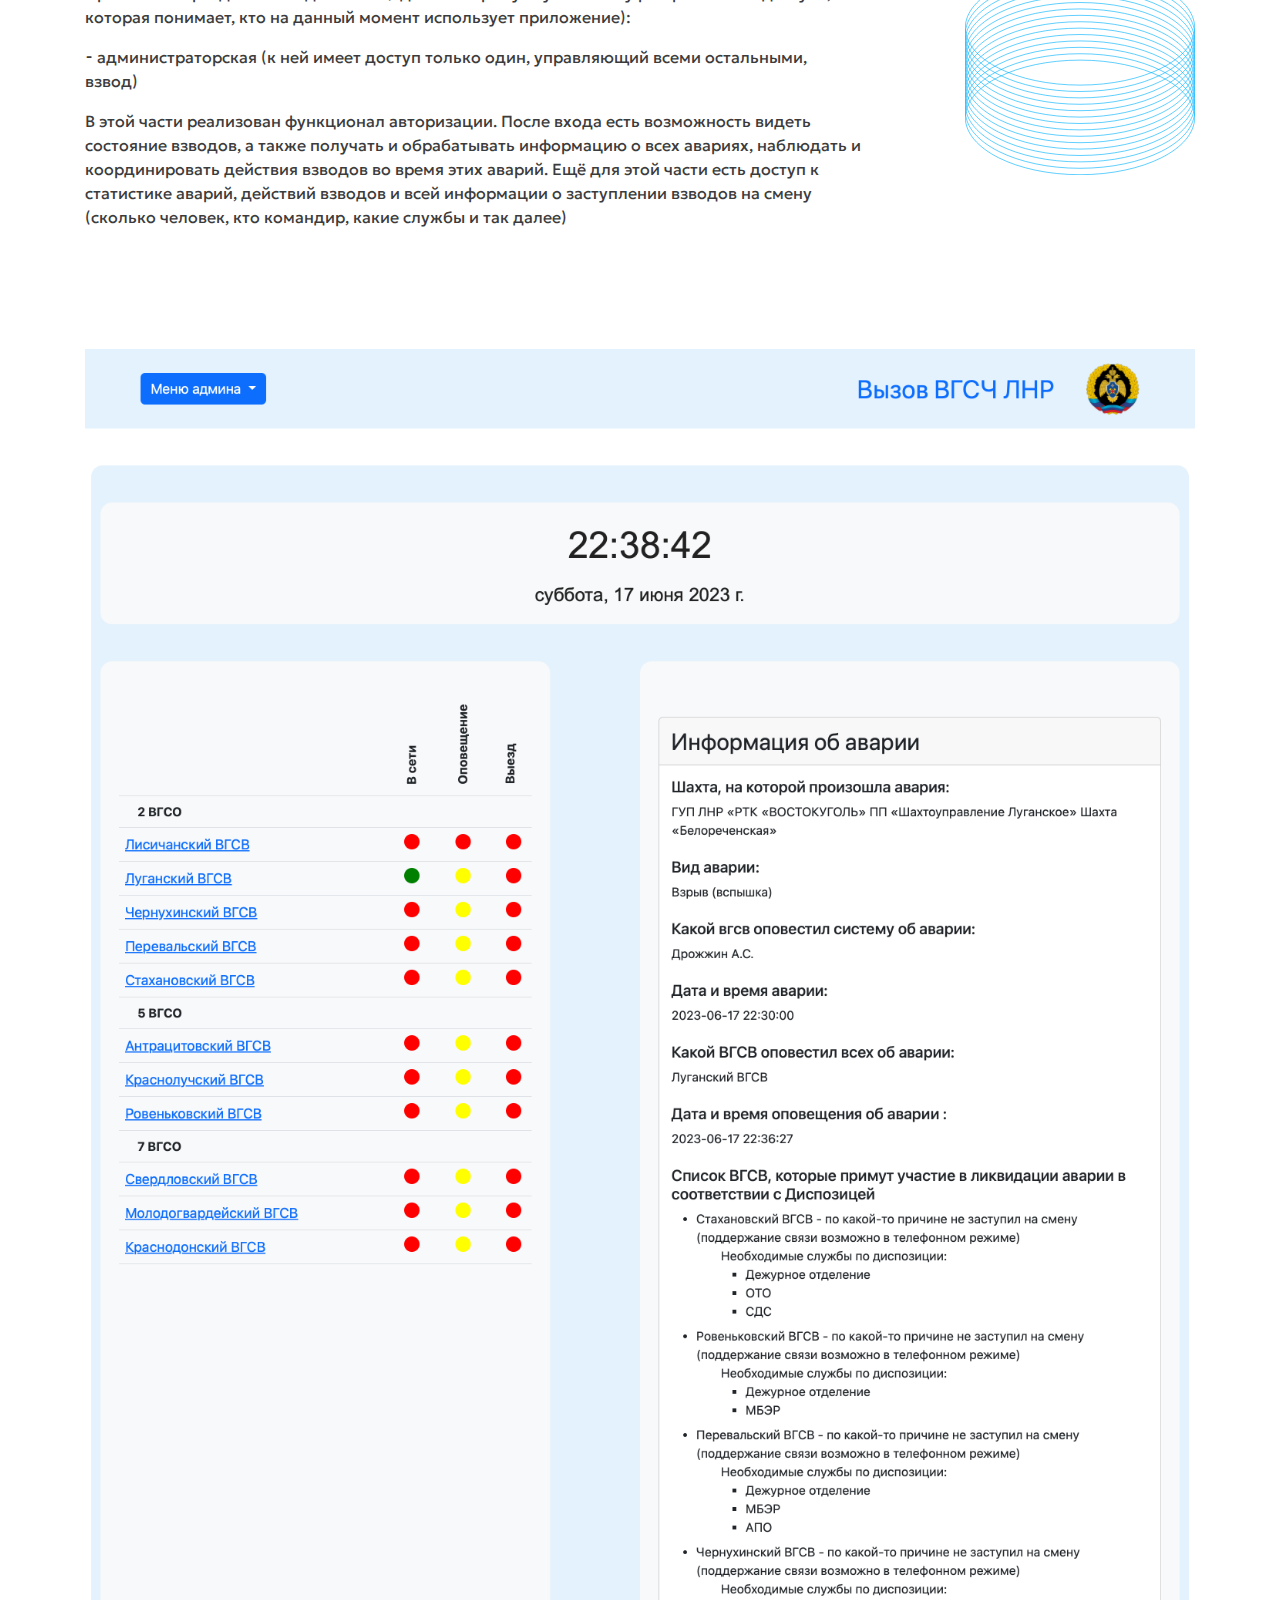
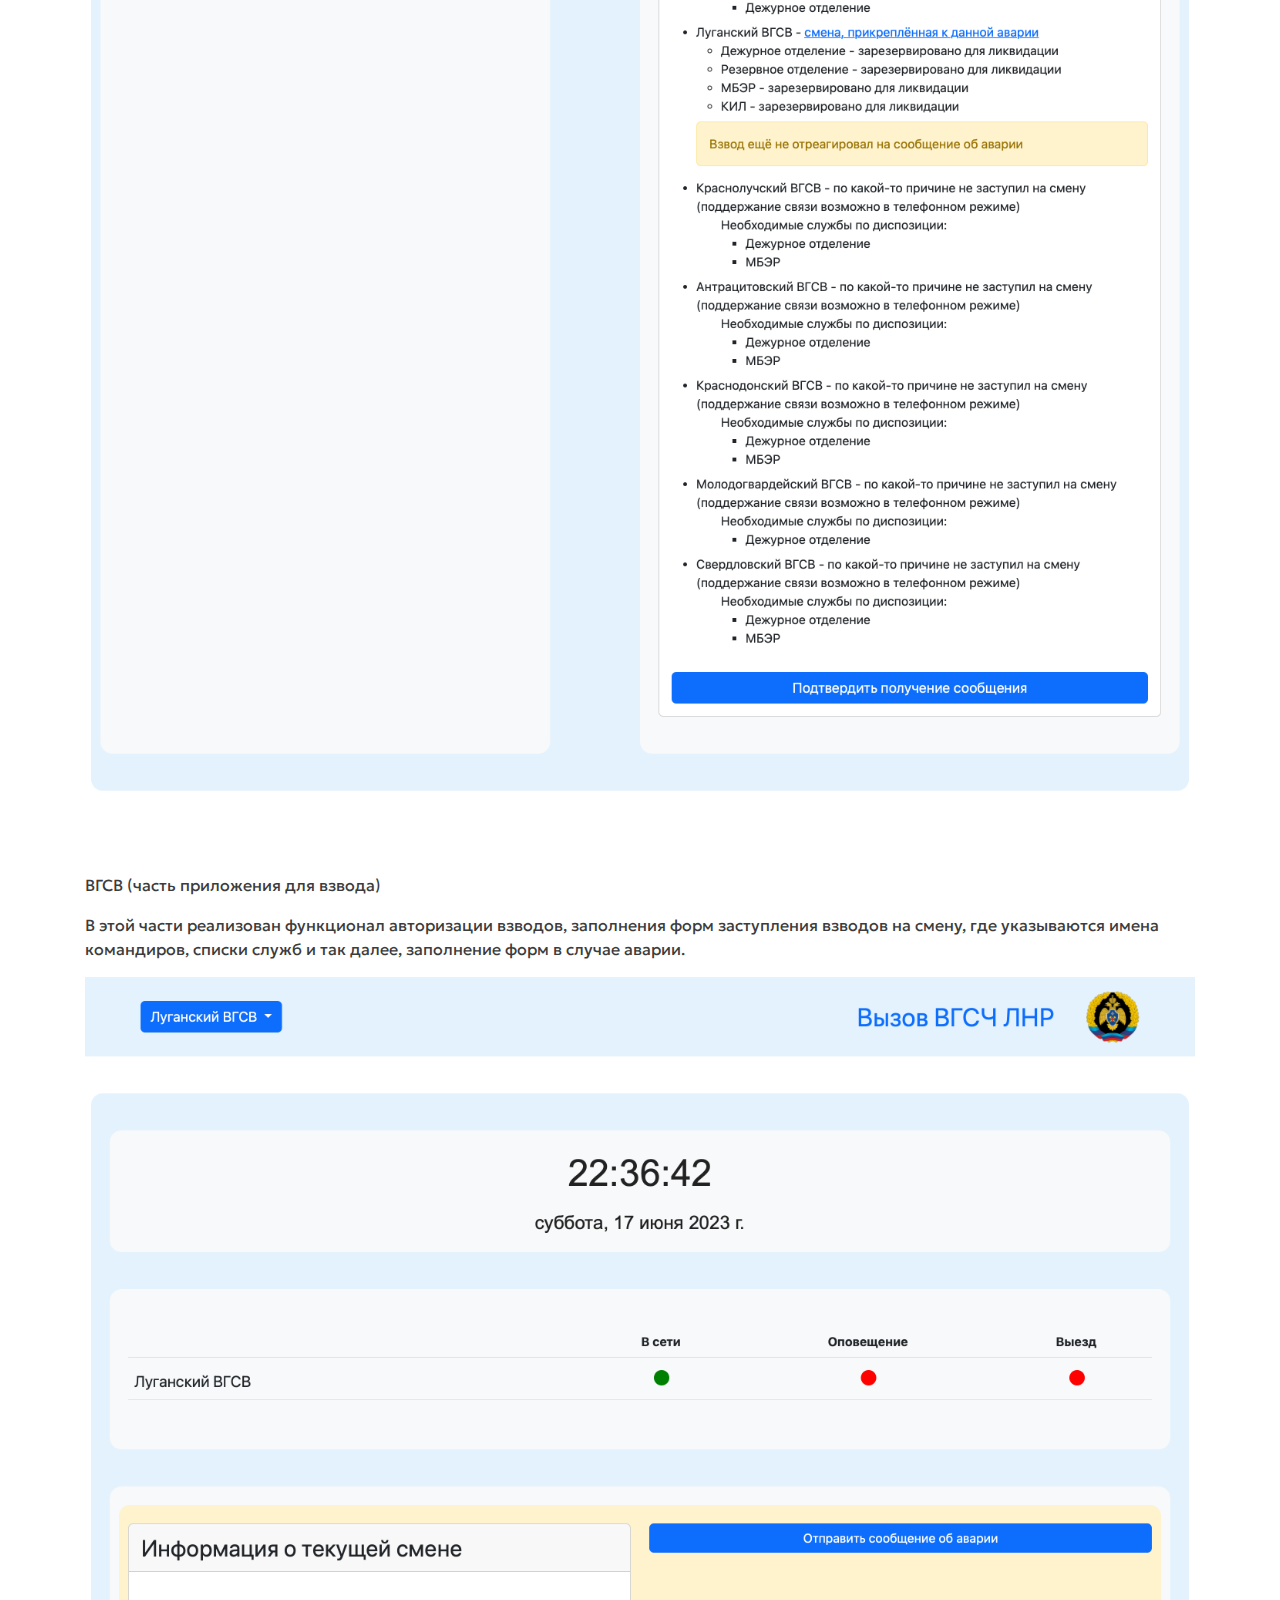
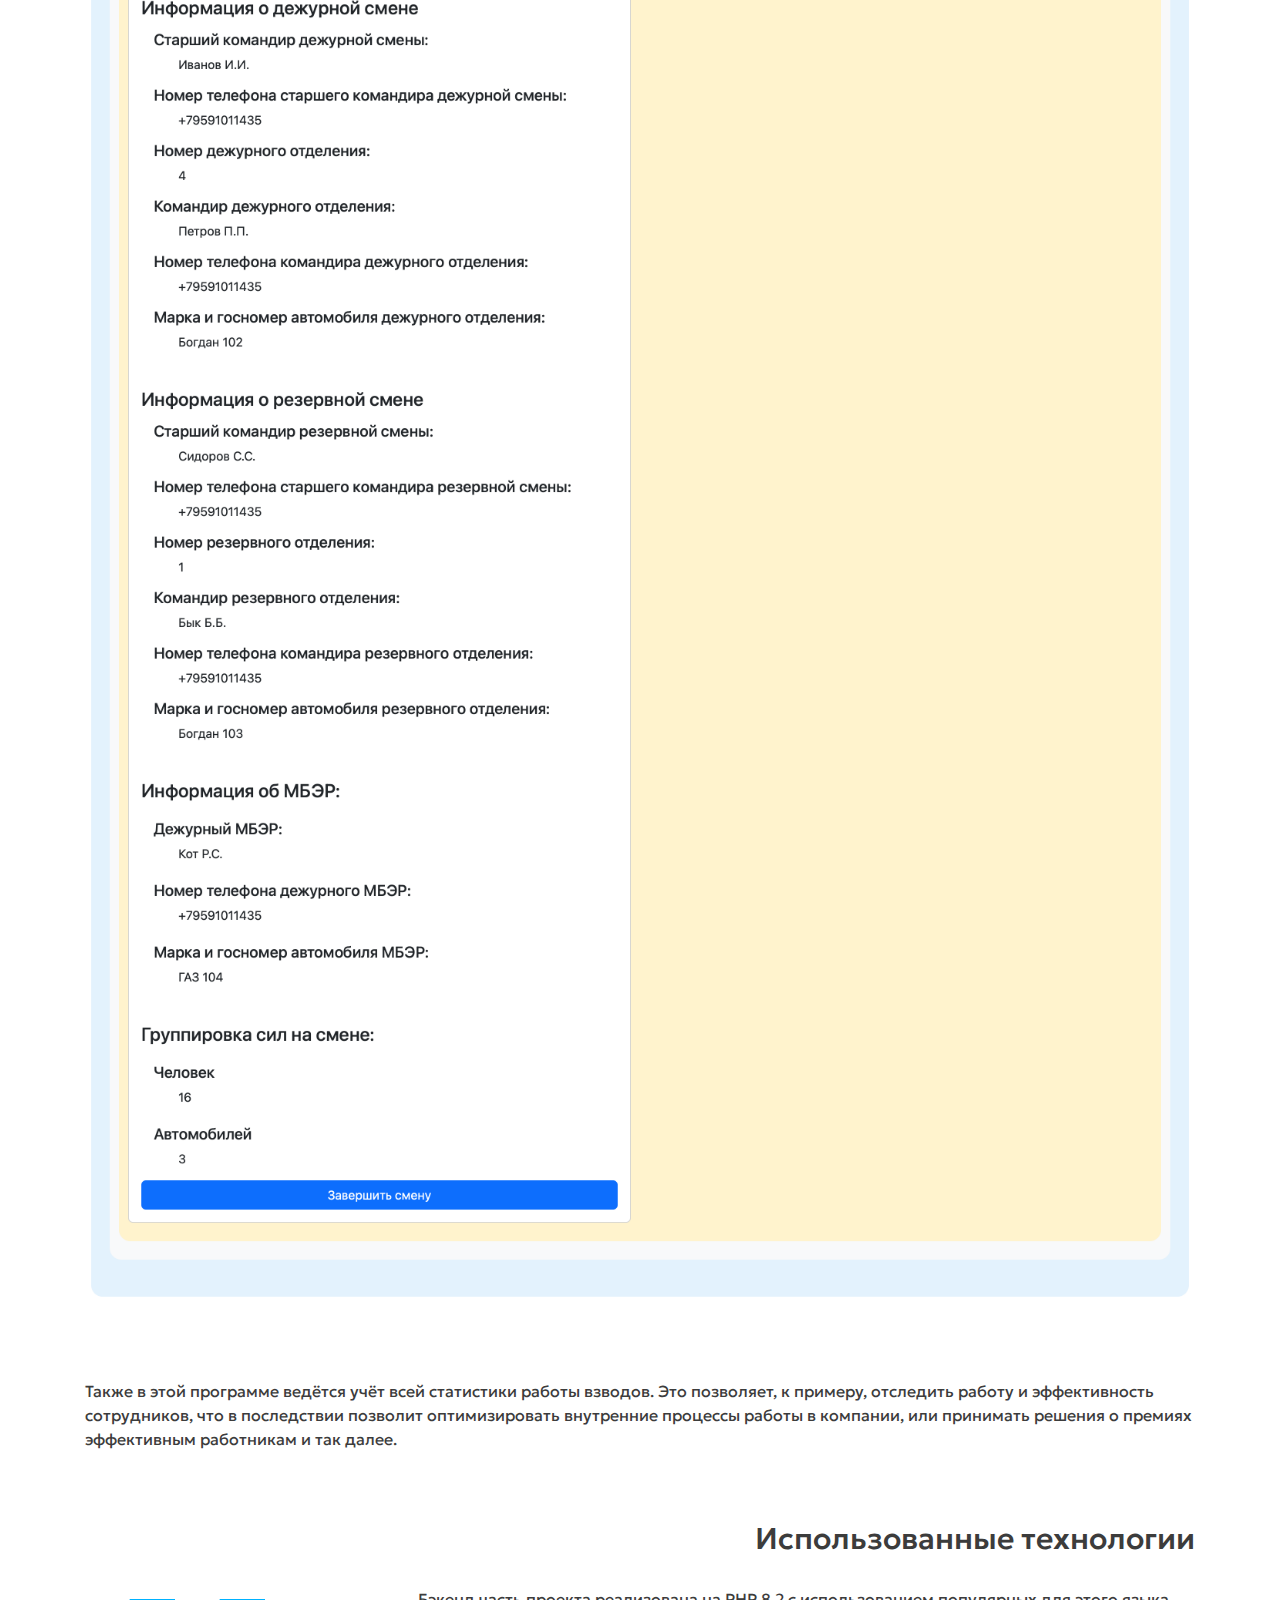
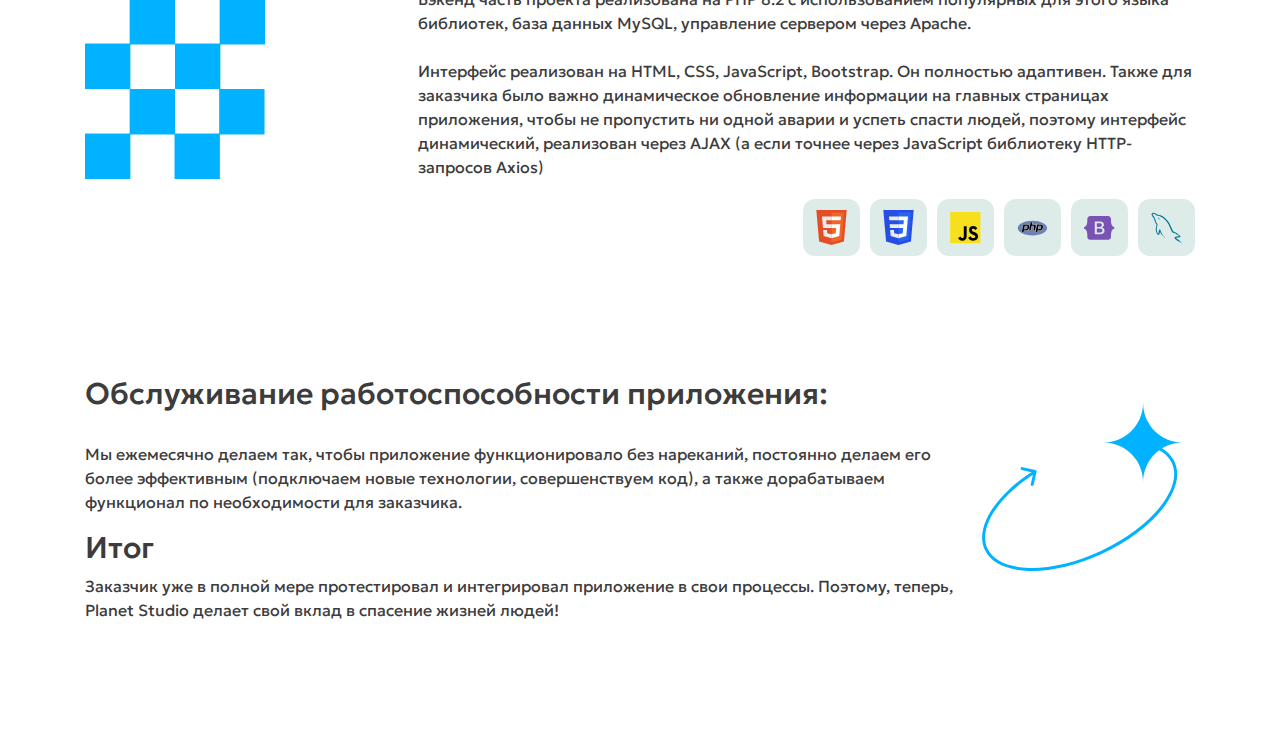
<file: mcs.html>
<!DOCTYPE html>
<html lang="en">

<head>
  <meta charset="UTF-8">
  <meta name="viewport" content="width=device-width, initial-scale=1.0">
  <title>Проект - МЧС</title>
  <link href="https://cdn.jsdelivr.net/npm/bootstrap@5.3.0/dist/css/bootstrap.min.css" rel="stylesheet"
    integrity="sha384-9ndCyUaIbzAi2FUVXJi0CjmCapSmO7SnpJef0486qhLnuZ2cdeRhO02iuK6FUUVM" crossorigin="anonymous">
  <link rel="stylesheet" href="https://maxcdn.bootstrapcdn.com/bootstrap/4.0.0/css/bootstrap.min.css">

  <link rel="preconnect" href="https://fonts.googleapis.com">
  <link rel="preconnect" href="https://fonts.gstatic.com" crossorigin>
  <link
    href="https://fonts.googleapis.com/css2?family=Geologica:wght@100;200;300;400;500;600;700;800;900&family=Jost:wght@100;200;300;400;500;600;700;800;900&display=swap"
    rel="stylesheet">

  <link rel="stylesheet" href="styles/main_style.css">
  <link rel="stylesheet" href="styles/adaptive.css">
</head>

<body>

  <header class="jumbotron">
    <img class="logo" src="/images/logo.png" alt="">
  </header>


  <div class="container">

    <nav aria-label="breadcrumb">
      <ol class="breadcrumb">
        <li class="breadcrumb-item"><a href="index.html">Все проекты</a></li>
        <li class="breadcrumb-item active" aria-current="page">Проект МЧС</li>
      </ol>
    </nav>


    <div class="mt-3">


      <p>Заказчик: (МЧС ЛНР)</p>



      <div class="wrapper">
        <div class="first-wrapper">
          <img class="huge-img" src="/images/shape-1.svg" alt="">
        </div>
        <div class="second-wrapper-left">
          <h2 class="h2-mcs">Проблема заказчика:</h2>
          <p class="p-mcs">Координация взводов и передача важной информации осуществляется в ручном режиме (через телефонные звонки).
            А главное в этой проблеме, что невозможно отследить, кто и где совершил ошибки, передал ложную информацию,
            дал неправильные координаты и так далее.</p>
        </div>
      </div>


    
      <div class="wrapper wrapper-right">
        <div class="second-wrapper-right">
          <h2 class="h2-mcs">Наше решение:</h2>
          <p class="p-mcs">Путём общения и согласования деталей с заказчиком мы пришли к решению в виде приложения, где вся
            координация будет происходить в удобном и гораздо более лёгком формате, а также с фиксацией всего
            происходящего во взводах и во время аварий.</p>
        </div>
        <div class="first-wrapper">
          <img class="mobile-margin" src="/images/shape-2.svg" alt="">
        </div>
      </div>




      <div class="wrapper">
        <div class="first-wrapper">
          <img class="mobile-margin" src="/images/shape-8.svg" alt="">
        </div>
        <div class="second-wrapper-left">
          <h2 class="h2-mcs-left">Суть приложения в его уникальной и сложной функциональности. Главное в нём:</h2>
          <p class="p-mcs p-notfull">Спасательный взвод отправляет сообщение системе в случае аварии на шахте, за которую он (взвод) отвечает.
            Система на основе отправленных в сообщении данных понимает, каким остальным взводам и службам этих взводов
            необходимо ликвидировать эту аварию и отправляет им сообщение, в котором описана вся необходимая информация
            для действия (сказано куда ехать и каким службам. К примеру если службы какого-то взвода нет на смене, будет
            указано, что эта служба необходима для ликвидации и надо бы как-то её подготовить к работе).</p>
        </div>
      </div>


      <div class="wrapper wrapper-right">
        <div class="second-wrapper-right cut-right">
          <h2 class="h2-mcs">Немного подробностей реализации:</h2>
          <p>Приложение разделено на две части (сделано через умную систему разграничения доступа, которая понимает, кто на
            данный момент использует приложение):</p>
          <p class="fw-bolder">⁃ администраторская (к ней имеет доступ только один, управляющий всеми остальными, взвод)</p>
          <p class="p-mcs">В этой части реализован функционал авторизации. После входа есть возможность видеть состояние взводов, а также
            получать и обрабатывать информацию о всех авариях, наблюдать и координировать действия взводов во время этих
            аварий. Ещё для этой части есть доступ к статистике аварий, действий взводов и всей информации о заступлении
            взводов на смену (сколько человек, кто командир, какие службы и так далее)</p>

        </div>
        <div class="first-wrapper">
          <img class="middle-img mobile-margin" src="/images/shape-6.svg" alt="">
        </div>
      </div>

      


    <div>
      <img class="mch-first" src="/images/vgsvMainPage.png" alt="" style="width: 100%">
    </div>
    <div>
      <p class="fw-bolder">ВГСВ (часть приложения для взвода)</p>

      <p>В этой части реализован функционал авторизации взводов, заполнения форм заступления взводов на смену, где
        указываются имена командиров, списки служб и так далее, заполнение форм в случае аварии.</p>
      <img class="mch-first" src="/images/vgsoMainPage-2.png" alt="" style="width: 100%">
    </div>


    
    <p class="just-p">Также в этой программе ведётся учёт всей статистики работы взводов. Это позволяет, к примеру, отследить работу и эффективность сотрудников, что в последствии позволит оптимизировать внутренние процессы работы в компании, или принимать решения о премиях эффективным работникам и так далее.</p>





    <div class="wrapper">
      <div class="first-wrapper">
        <img class="mobile-margin" src="/images/shape-4.svg" alt="">
      </div>
      <div class="second-wrapper-left cut-right">
        <h2 class="h2-mcs">Использованные технологии</h2>


        <p class="p-mcs last-p">Бэкенд часть проекта реализована на PHP 8.2 с использованием популярных для этого языка библиотек, база данных MySQL, управление сервером через Apache. <br><br>
          Интерфейс реализован на HTML, CSS, JavaScript, Bootstrap. Он полностью адаптивен. Также для заказчика было важно динамическое обновление информации на главных страницах приложения, чтобы не пропустить ни одной аварии и успеть спасти людей, поэтому интерфейс динамический, реализован через AJAX (а если точнее через JavaScript библиотеку HTTP-запросов Axios)
          </p>

      <div class="stack">

        <div class="el-wrapper">
          <img src="/images/stack/html.svg" alt="">
        </div>

        <div class="el-wrapper">
          <img src="/images/stack/css.svg" alt="">
        </div>

        <div class="el-wrapper">
          <img src="/images/stack/js.svg" alt="">
        </div>

        <div class="el-wrapper">
          <img src="/images/stack/php.svg" alt="">
        </div>

        <div class="el-wrapper">
          <img src="/images/stack/bootstrap.svg" alt="">
        </div>

        <div class="el-wrapper mysql">
          <img class="mysql" src="/images/stack/mysql.svg" alt="">
        </div>


      </div>

          
      </div>
    </div>






    <div class="wrapper wrapper-right">
      <div class="second-wrapper-right">
        <h2 class="h2-mcs mobile-margin">Обслуживание работоспособности приложения:</h2>
        

        <p>Мы ежемесячно делаем так, чтобы приложение функционировало без нареканий, постоянно делаем его более эффективным (подключаем новые технологии, совершенствуем код), а также дорабатываем функционал по необходимости для заказчика.</p>

        <h2>Итог</h2>
    
        <p class="p-mcs">Заказчик уже в полной мере протестировал и интегрировал приложение в свои процессы. Поэтому, теперь, Planet Studio делает свой вклад в спасение жизней людей!</p>


      </div>
      <div class="first-wrapper">
        <img class="middle-img" src="/images/shape-7.svg" alt="">
      </div>
    </div>





  </div>
  </div>



  <script src="https://code.jquery.com/jquery-3.2.1.slim.min.js"></script>
  <script src="https://cdnjs.cloudflare.com/ajax/libs/popper.js/1.12.9/umd/popper.min.js"></script>
  <script src="https://maxcdn.bootstrapcdn.com/bootstrap/4.0.0/js/bootstrap.min.js"></script>
</body>

</html>
</file>
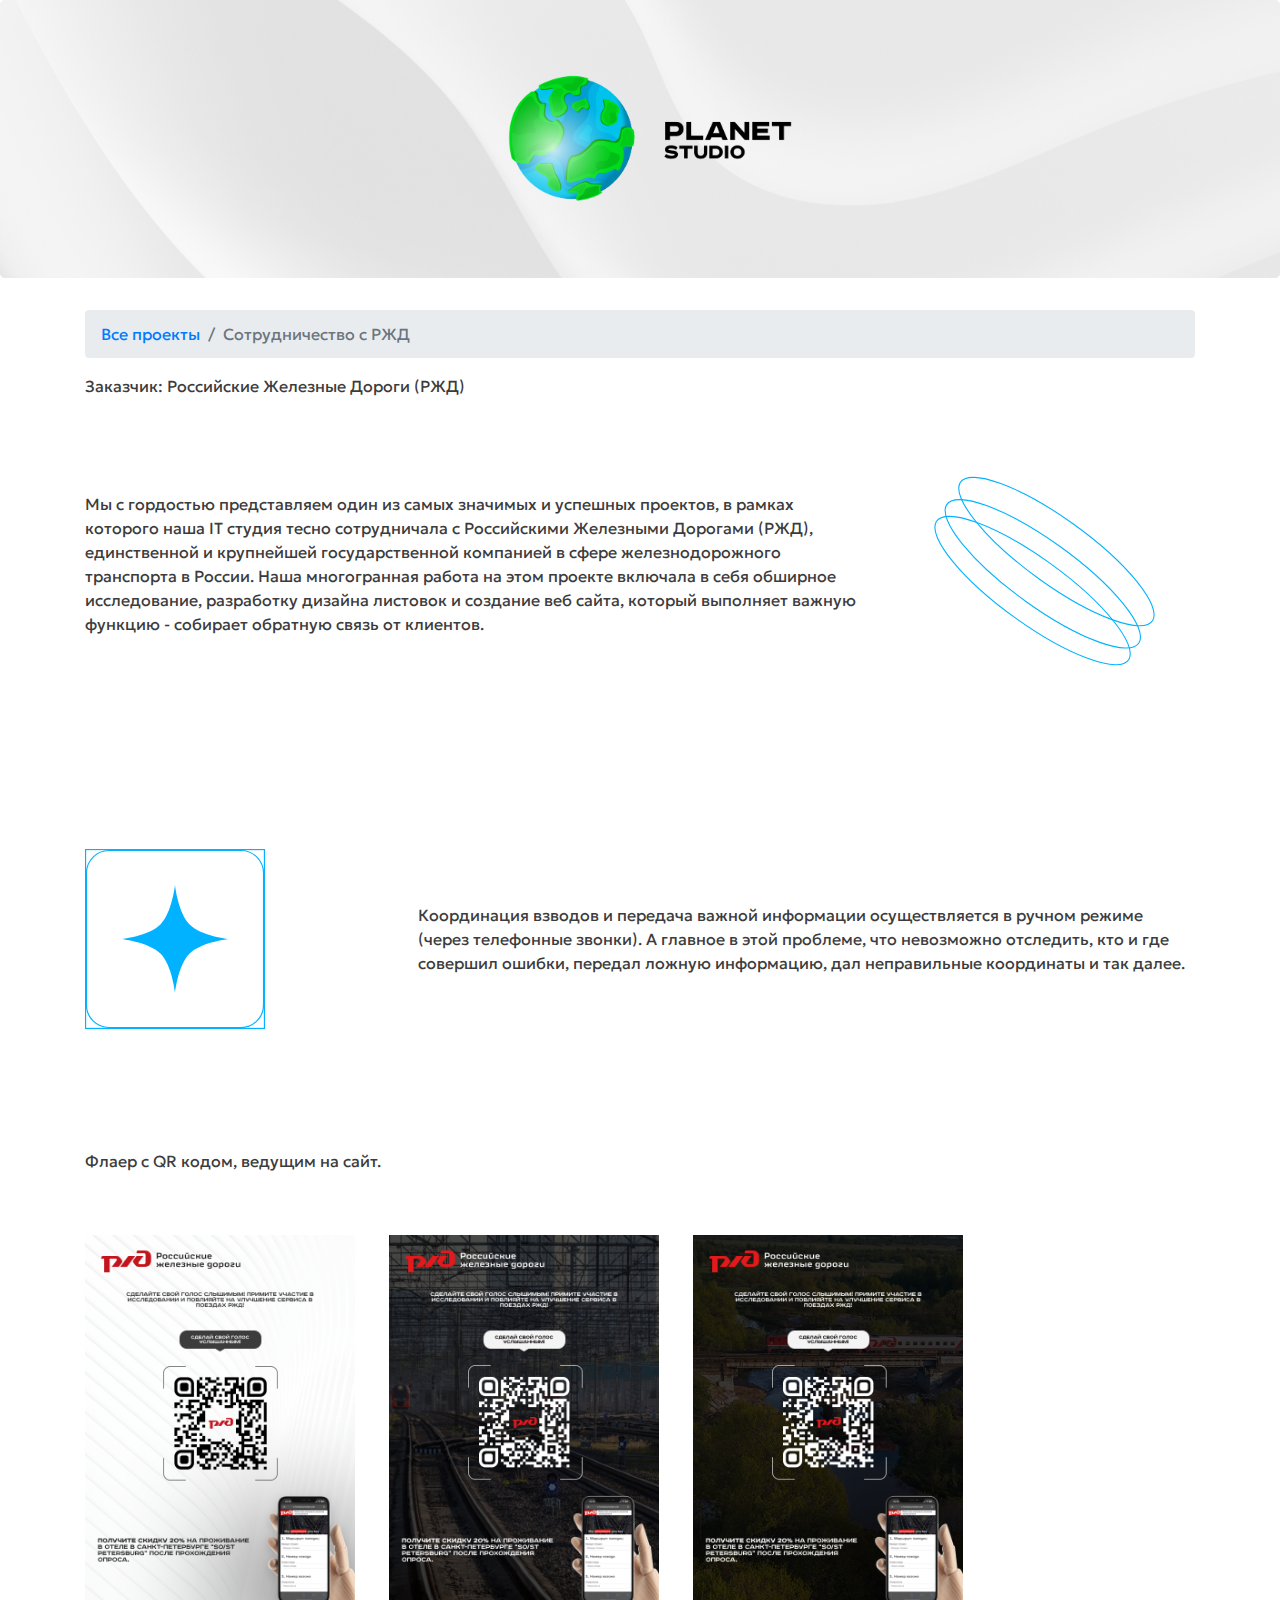
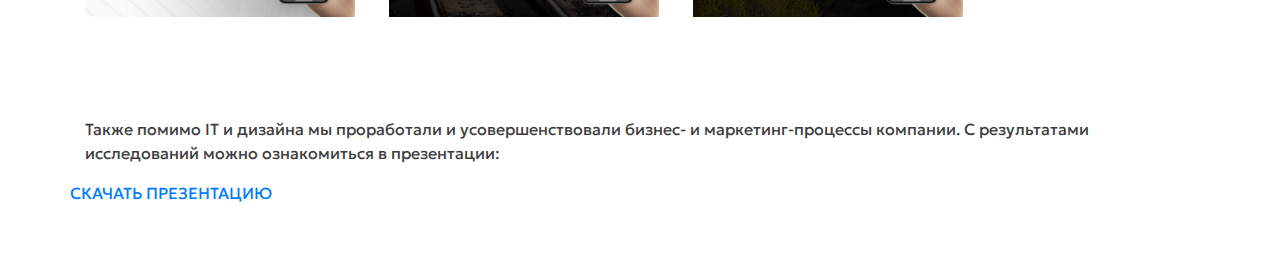
<file: rzd.html>
<!DOCTYPE html>
<html lang="en">
<head>
  <meta charset="UTF-8">
  <meta name="viewport" content="width=device-width, initial-scale=1.0">
  <title>Проект - Железные дороги</title>
  <link href="https://cdn.jsdelivr.net/npm/bootstrap@5.3.0/dist/css/bootstrap.min.css" rel="stylesheet" integrity="sha384-9ndCyUaIbzAi2FUVXJi0CjmCapSmO7SnpJef0486qhLnuZ2cdeRhO02iuK6FUUVM" crossorigin="anonymous">
  <link rel="stylesheet" href="https://maxcdn.bootstrapcdn.com/bootstrap/4.0.0/css/bootstrap.min.css">

  <link rel="preconnect" href="https://fonts.googleapis.com">
  <link rel="preconnect" href="https://fonts.gstatic.com" crossorigin>
  <link href="https://fonts.googleapis.com/css2?family=Geologica:wght@100;200;300;400;500;600;700;800;900&family=Jost:wght@100;200;300;400;500;600;700;800;900&display=swap" rel="stylesheet">


  <link rel="stylesheet" href="styles/main_style.css">
  <link rel="stylesheet" href="styles/adaptive.css">
</head>
<body>

  <header class="jumbotron">
    <img class="logo" src="/images/logo.png" alt="">
  </header>


<div class="container">

<nav aria-label="breadcrumb">
  <ol class="breadcrumb">
    <li class="breadcrumb-item"><a href="index.html">Все проекты</a></li>
    <li class="breadcrumb-item active" aria-current="page">Сотрудничество с РЖД</li>
  </ol>
</nav>

    <p>Заказчик: Российские Железные Дороги (РЖД)</p>



    <div class="wrapper wrapper-right">
        <div class="second-wrapper-right cut-right">

            <p>Мы с гордостью представляем один из самых значимых и успешных проектов, в рамках которого наша IT студия тесно сотрудничала с Российскими Железными Дорогами (РЖД), единственной и крупнейшей государственной компанией в сфере железнодорожного транспорта в России. Наша многогранная работа на этом проекте включала в себя обширное исследование, разработку дизайна листовок и создание веб сайта, который выполняет важную функцию - собирает обратную связь от клиентов. </p>
  
        </div>
        <div class="first-wrapper">
          <img class="huge-img" src="/images/shape-1.svg" alt="">
        </div>
      </div>



    
      <div class="wrapper">
        <div class="first-wrapper">
          <img class="mobile-margin" src="/images/shape-8.svg" alt="">
        </div>

          <p class="p-mcs cut-right">Координация взводов и передача важной информации осуществляется в ручном режиме (через телефонные звонки).
            А главное в этой проблеме, что невозможно отследить, кто и где совершил ошибки, передал ложную информацию,
            дал неправильные координаты и так далее.</p>
        </div>



    <p>Флаер с QR кодом, ведущим на сайт.</p>
    <div class="rzd-photos row" style="text-align: center;">
        <div class="mt-3">
            <img class="photo-rgd col-lg-4 col-md-6 col-sm-12 col-sm-12" src="/images/A6 - 2.png" alt="">
            <img class="photo-rgd col-lg-4 col-md-6 col-sm-12 col-sm-12" src="/images/A6 - 4.png" alt="">
            <img class="photo-rgd col-lg-4 col-md-6 col-sm-12 col-sm-12" src="/images/A6 - 5.png" alt="">
        </div>
    </div>



    <p>Также помимо IT и дизайна мы проработали и усовершенствовали бизнес- и маркетинг-процессы компании. С результатами исследований можно ознакомиться в презентации:</p>

    <div class="row" style="text-align: center;">
        <a class="margin-a" href="styles/Технологии развития.pptx" download>СКАЧАТЬ ПРЕЗЕНТАЦИЮ</a>
    </div>




</div>

  <script src="https://code.jquery.com/jquery-3.2.1.slim.min.js"></script>
  <script src="https://cdnjs.cloudflare.com/ajax/libs/popper.js/1.12.9/umd/popper.min.js"></script>
  <script src="https://maxcdn.bootstrapcdn.com/bootstrap/4.0.0/js/bootstrap.min.js"></script>

</body>
</html>
</file>
<file: styles/main_style.css>
* {
  font-family: 'Geologica', sans-serif;
}

.master-1 {
  width: 45%;
  display: block;
  margin: 0 auto;
  margin-top: 30px;
  margin-bottom: 30px;
}


.margin-a{
  margin-bottom: 20px;
}

p{
  color: #3c3c3c;
}
h2 {
  color: #3c3c3c;
}
.logo{
  width: 25%;
  display: block;
  margin: 0 auto;
}

.rzd-photos{
  margin-bottom: 100px !important;
}

.just-p{
  margin-bottom: 70px;
}


.last-p {
  margin-bottom: 20px !important; 
}
.el-wrapper img{
  width: 55%;
}
.el-wrapper{
  display: flex;
  align-items: center;
  justify-content: center;
  width: 57px;
  height: 57px;
  background-color: rgb(221 236 233);
  margin-right: 10px;
  border-radius: 12px;
}
.el-wrapper:last-child{
  margin-right: 0px;
}

.stack{
  display: flex;
}

.p-mcs {
  margin-bottom: 0;
}

.wr2{
  height: 120px;
}

.wr3 {
  height: 130px;
}

.wr4{
  height: 225px;
}

.wr5{
  height: 270px;
}

.wr6{
  height: 260px;
}

.wr7{
  height: 220px;
}
.black-wrapper{
  background-color: #000000;
  width: 100%;
  margin: 0 auto;
}

.prelast-wrapper{
  margin-bottom: 70px !important;
}

.second-wrapper-left {
  display: flex;
  flex-direction: column;
  justify-content: flex-end;
  align-items: flex-end;
}

.second-wrapper-right{
  display: flex;
  flex-direction: column;
  justify-content: flex-start;
  align-items: flex-start;
}

.wrapper{
  display: flex;
  justify-content: space-between;
  min-height: 100px;
  align-items: center;
  margin-bottom: 120px;
}

.first-wrapper img{
  width: 180px;
}

/* .wrapper img{
  width: 190px;
} */

.huge-img{
  width: 300px !important;
}

.cut-right{
  width: 70%;
}

.middle-img{
  width: 230px !important;
}

.h2-mcs {
  margin-bottom: 30px;
}

.h2-mcs-left{
  margin-bottom: 30px;
  text-align: right;
}

.p-notfull {
  width: 90%;
}


.texts{
  width: 55%;
}

.texts h2{
  margin-bottom: 30px;
}

.about{
  margin: 0 auto;
  width: 100%;
  display: flex;
  justify-content: space-between;
  margin-bottom: 70px;
  align-items: center;
}
.about img{
  width: 35%;
}

h2{
  font-size: 30px;
}



.jumbotron {
  background-image: url("/images/headerphoto.png");
  background-repeat: no-repeat;
  background-size: 100%;
}
.card {
  height: 100%;
}

.text-cont{
  margin-bottom: 110px;
}

.card-img-top {
  object-fit: cover;
  height: 200px; /* Измените эту высоту на нужную вам */
}

.card-body {
  display: flex;
  flex-direction: column;
  justify-content: space-between;
}

.row {
  margin-bottom: 50px;
}


.carousel-item {
  height: 400px;
}

.carousel-item img {
  object-fit: cover;
  height: 100%;
  width: 100%;
}


.photo-rgd{
  width: 300px;
  padding-top: 30px;
}
.carousel-caption {
  background-color: rgba(0, 0, 0, 0.7);
  padding: 20px;
  bottom: 0;
  left: 0;
  right: 0;
  color: #fff;
}

.carousel-caption h5,
.carousel-caption p {
  margin-bottom: 0;
}

.carousel-indicators {
  bottom: auto;
  top: 85%;
}

.carousel-indicators li {
  width: 10px;
  height: 10px;
  border-radius: 50%;
  margin: 0 4px;
}

.carousel-indicators .active {
  width: 12px;
  height: 12px;
}

.phone{
  width: 100%;
  box-shadow: 0px 0px 88px 24px rgba(0, 0, 0, 0.59);
  border-radius: 30px;
}



.left{
  width: 300px;
}
.right{
  width: 300px;
}

.cut-right-2{
  width: 90%;
}

.keeplogo{
  display: block;
  margin: 0 auto;
  margin-bottom: 150px;
}

.left-wrapper-mobile{
  margin-top: 100px;
  position: relative;
}
.right-wrapper-mobile{
  position: relative;
  margin-top: -10px;
}

.text-left {
  position: absolute;
  width: 230px;
  top: 78px;
  left: 27px;
}

.text-right {
  position: absolute;
  width: 230px;
  top: 36px;
  left: 51px;
  color: white;
}

.gallery-reverse p{
 padding-left: 15px;
}

.gallery-keep{
  display: flex;
  align-items: center;
  margin-bottom: 140px;
}

.gallery-reverse {
  display: flex;
  align-items: center;
  flex-direction: row-reverse;
  margin-bottom: 140px;
}

h3{
  font-size: 20px;
}

.mch-first{
  margin-bottom: 70px;
}

.photo-wk{
  width: 80%;
  margin: 0 auto;
  display: block;
  border-radius: 10px;
}

.text-left p{
  color: white;
}

.whole-screen{
  width: 230px;
  display: flex;
  align-items: center;
  justify-content: center;
}
.mobile-screen-wrapper{
  display: flex;
  width: 900px;
  margin: 0 auto;
  margin-bottom: 140px;
}
.bot-1 {
  border-radius: 7px;
  margin-bottom: 60px;
}
.link {
  color: blue;
}


@media (max-width: 860px) {
  .logo {
    width: 50%;
  }
  .test {
    margin-bottom: 30px;
  }
  .row {
    margin-bottom: 0px;
}
  .p-last{
    padding-top: 25px;
  }
}
</file>
<file: styles/adaptive.css>
@media (max-width: 993px) {


.whole-screen {
    width: 163px;
}

.left-wrapper-mobile {
    margin-top: 75px;
}

.right-wrapper-mobile{
    min-width: 100px;
}

.phone {
    width: 163px;
    box-shadow: 0px 0px 18px 4px rgba(0, 0, 0, 0.59);
    border-radius: 16px;
}

.mobile-screen-wrapper {
    width: 365px;
}

.text-left p {
    color: white;
    font-size: 4.6px;
}
.text-left {
    width: 55px;
    top: 19px;
    left: 7px;
}

.text-right {
    position: absolute;
    width: 85px;
    top: 4px;
    left: 17px;
    color: white;
    font-size: 6.3px;
}


.left {
    width: 91px;
}

.right {
    width: 110px;
}


}

@media (max-width: 700px) {

h3{
    font-size: 17px;
    }
.mch-first{
    margin-bottom: 25px;
}
.about{
    flex-direction: column-reverse;
}

h2{
    text-align: center;
    font-size: 22px;
}

.master-1 {
    width: 90%;
    margin-top: 10px;
    margin-bottom: 10px;
  }


.el-wrapper {

    width: 48px;
    height: 48px;
}

p {
    font-size: 16px;
}
.about img{
    width: 70%;
    margin-bottom: 20px;
}
.texts {
    width: 95%;
}
.second-about{
    flex-direction: column;
    margin-bottom: 20px;
}

.mobile-margin{
    margin-bottom: 20px;
}


.wrapper{
    flex-direction: column;
    margin-bottom: 80px;
}

.second-wrapper-left {
    justify-content: center;
    align-items: center;
}

.second-wrapper-right {
    justify-content: center;
    align-items: center;
}

.wrapper-right{
    flex-direction: column-reverse;
}

.h2-mcs-left{
    text-align: center;
}

.huge-img {
    width: 160px !important;
}

.first-wrapper img {
    width: 120px;
}

.middle-img {
    width: 130px !important;
}

.cut-right {
    width: 100%;
}

.p-notfull {
    width: 100%;
}





}
</file>
<file: styles/onlyfor.css>
@media (max-width: 993px) {
    .container{
        width: 100% !important;
        padding: 0;
    }
    
    .whole-screen {
        width: 163px;
    }

    .incontainer{
        width: 95%;
        margin: 0 auto;
    }
    .photo-wk {
        width: 100%;
    }

    .gallery-keep{
        display: flex;
        align-items: center;
        flex-direction: column;
        margin-bottom: 40px;
      }
      
      .gallery-reverse {
        display: flex;
        align-items: center;
        flex-direction: column;
        margin-bottom: 70px;
      }
    
    
    .left-wrapper-mobile {
        margin-top: 75px;
    }
    
    .right-wrapper-mobile{
        min-width: 100px;
    }
    
    .phone {
        width: 163px;
        box-shadow: 0px 0px 18px 4px rgba(0, 0, 0, 0.59);
        border-radius: 16px;
    }
    
    .mobile-screen-wrapper {
        width: 365px;
    }
    
    .text-left p {
        color: white;
        font-size: 4.6px;
    }
    .text-left {
        width: 55px;
        top: 19px;
        left: 7px;
    }
    
    .text-right {
        position: absolute;
        width: 85px;
        top: 4px;
        left: 17px;
        color: white;
        font-size: 6.3px;
    }
    
    
    .left {
        width: 91px;
    }
    
    .right {
        width: 110px;
    }
    
    
    }
    
    @media (max-width: 700px) {
    
    .about{
        flex-direction: column-reverse;
    }
    
    h2{
        text-align: center;
        font-size: 22px;
    }
    
    .container{
        width: 95%;
    }
    
    .el-wrapper {
    
        width: 48px;
        height: 48px;
    }
    
    p {
        font-size: 16px;
    }
    .about img{
        width: 70%;
        margin-bottom: 20px;
    }
    .texts {
        width: 95%;
    }
    .second-about{
        flex-direction: column;
        margin-bottom: 20px;
    }
    
    .mobile-margin{
        margin-bottom: 20px;
    }
    
    
    .wrapper{
        flex-direction: column;
        margin-bottom: 80px;
    }
    
    .second-wrapper-left {
        justify-content: center;
        align-items: center;
    }
    
    .second-wrapper-right {
        justify-content: center;
        align-items: center;
    }
    
    .wrapper-right{
        flex-direction: column-reverse;
    }
    
    .h2-mcs-left{
        text-align: center;
    }
    
    .huge-img {
        width: 160px !important;
    }
    
    .first-wrapper img {
        width: 120px;
    }
    
    .middle-img {
        width: 130px !important;
    }
    
    .cut-right {
        width: 100%;
    }
    
    .p-notfull {
        width: 100%;
    }
    
    
    
    
    
    }
</file>
